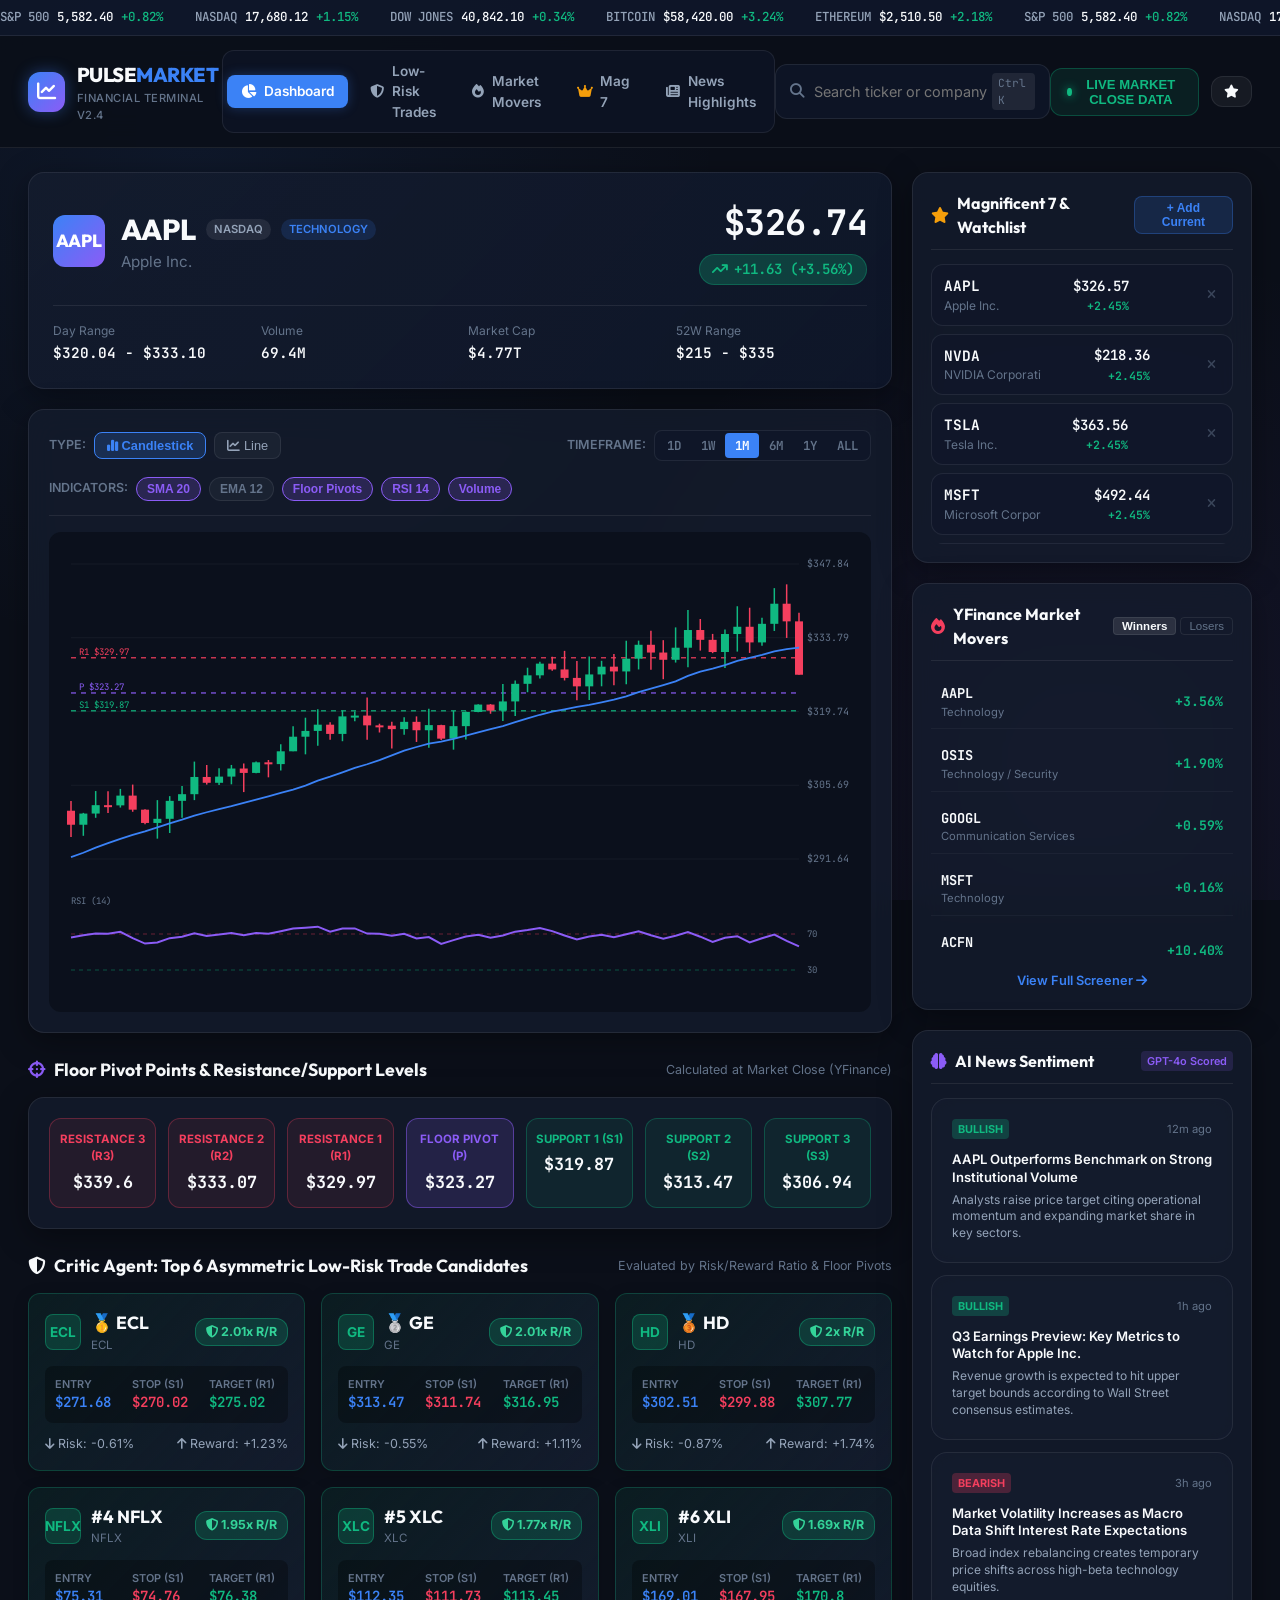
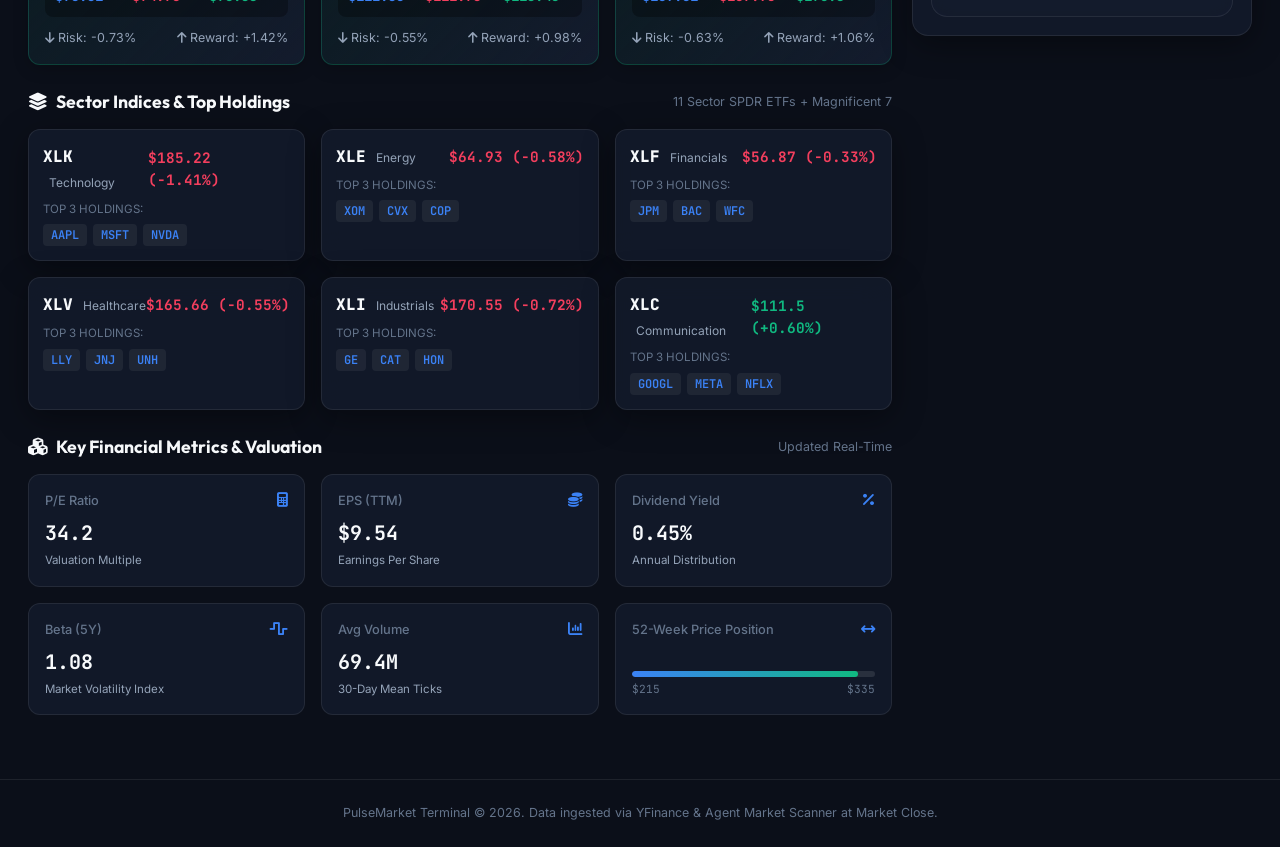
<file: my-apps/Stock_market_Analyzer/index.html>
<!DOCTYPE html>
<html lang="en">
<head>
    <meta charset="UTF-8">
    <meta name="viewport" content="width=device-width, initial-scale=1.0">
    <title>Stock Market Analyzer — Premium Financial Terminal</title>
    <meta name="description" content="Real-time stock market analysis, candlestick charting, technical indicators, financial fundamentals, and AI market sentiment.">
    <!-- Google Fonts -->
    <link rel="preconnect" href="https://fonts.googleapis.com">
    <link rel="preconnect" href="https://fonts.gstatic.com" crossorigin>
    <link href="https://fonts.googleapis.com/css2?family=Inter:wght@300;400;500;600;700&family=JetBrains+Mono:wght@400;500;600&family=Outfit:wght@500;600;700;800&display=swap" rel="stylesheet">
    <!-- Font Awesome -->
    <link rel="stylesheet" href="https://cdnjs.cloudflare.com/ajax/libs/font-awesome/6.4.0/css/all.min.css">
    <link rel="stylesheet" href="index.css">
</head>
<body>
    <!-- Top Market Ticker Ribbon -->
    <div class="ticker-ribbon" id="tickerRibbon">
        <div class="ticker-track" id="tickerTrack">
            <!-- Populated dynamically -->
        </div>
    </div>

    <!-- Navigation Header -->
    <header class="app-header">
        <div class="logo-container">
            <div class="logo-icon">
                <i class="fa-solid fa-chart-line"></i>
            </div>
            <div class="logo-text">
                <span class="brand-title">PULSE<span class="brand-highlight">MARKET</span></span>
                <span class="brand-subtitle">Financial Terminal v2.4</span>
            </div>
        </div>

        <!-- Navigation Links -->
        <nav class="nav-links">
            <a href="index.html" class="nav-link active"><i class="fa-solid fa-chart-pie"></i> Dashboard</a>
            <a href="trades.html" class="nav-link"><i class="fa-solid fa-shield-halved text-emerald"></i> Low-Risk Trades</a>
            <a href="movers.html" class="nav-link"><i class="fa-solid fa-fire"></i> Market Movers</a>
            <a href="mag7.html" class="nav-link"><i class="fa-solid fa-crown text-gold"></i> Mag 7</a>
            <a href="news.html" class="nav-link"><i class="fa-solid fa-newspaper text-cyan"></i> News Highlights</a>
        </nav>

        <div class="search-wrapper">
            <div class="search-input-box">
                <i class="fa-solid fa-magnifying-glass search-icon"></i>
                <input type="text" id="searchInput" placeholder="Search ticker or company (e.g. AAPL, NVDA, TSLA)..." autocomplete="off">
                <kbd class="search-shortcut">Ctrl K</kbd>
            </div>
            <div class="search-dropdown" id="searchDropdown"></div>
        </div>

        <div class="header-actions">
            <button class="action-btn live-status-badge">
                <span class="pulse-dot"></span>
                <span>LIVE MARKET CLOSE DATA</span>
            </button>
            <button class="action-btn icon-only" id="watchlistToggleBtn" title="Toggle Watchlist">
                <i class="fa-solid fa-star"></i>
            </button>
        </div>
    </header>

    <!-- Main Container -->
    <main class="main-container">
        <!-- Left Dashboard Column -->
        <section class="dashboard-primary">
            <!-- Stock Banner Hero -->
            <div class="stock-hero-card" id="stockHero">
                <div class="hero-header">
                    <div class="hero-identity">
                        <div class="hero-symbol-avatar" id="heroAvatar">AAPL</div>
                        <div>
                            <div class="hero-title-row">
                                <h1 class="hero-symbol" id="heroSymbol">AAPL</h1>
                                <span class="hero-badge" id="heroExchange">NASDAQ</span>
                                <span class="hero-badge sector" id="heroSector">Technology</span>
                            </div>
                            <div class="hero-company" id="heroCompany">Apple Inc.</div>
                        </div>
                    </div>
                    <div class="hero-pricing">
                        <div class="hero-price" id="heroPrice">$326.57</div>
                        <div class="hero-change-pill positive" id="heroChange">
                            <i class="fa-solid fa-arrow-trend-up"></i>
                            <span>+$11.24 (+3.56%)</span>
                        </div>
                    </div>
                </div>

                <div class="hero-quick-stats">
                    <div class="quick-stat">
                        <span class="qs-label">Day Range</span>
                        <span class="qs-val" id="heroDayRange">$316.57 - $326.68</span>
                    </div>
                    <div class="quick-stat">
                        <span class="qs-label">Volume</span>
                        <span class="qs-val" id="heroVolume">69.4M</span>
                    </div>
                    <div class="quick-stat">
                        <span class="qs-label">Market Cap</span>
                        <span class="qs-val" id="heroMarketCap">$4.77T</span>
                    </div>
                    <div class="quick-stat">
                        <span class="qs-label">52W Range</span>
                        <span class="qs-val" id="hero52W">$215.00 - $335.00</span>
                    </div>
                </div>
            </div>

            <!-- Chart Section Card -->
            <div class="card chart-card">
                <div class="chart-toolbar">
                    <div class="toolbar-group">
                        <span class="tb-label">Type:</span>
                        <button class="tb-btn active" data-chart-type="candlestick" id="btnCandlestick">
                            <i class="fa-solid fa-chart-simple"></i> Candlestick
                        </button>
                        <button class="tb-btn" data-chart-type="line" id="btnLine">
                            <i class="fa-solid fa-chart-line"></i> Line
                        </button>
                    </div>

                    <div class="toolbar-group">
                        <span class="tb-label">Timeframe:</span>
                        <div class="segmented-control" id="timeframeControl">
                            <button class="seg-btn" data-tf="1D">1D</button>
                            <button class="seg-btn" data-tf="1W">1W</button>
                            <button class="seg-btn active" data-tf="1M">1M</button>
                            <button class="seg-btn" data-tf="6M">6M</button>
                            <button class="seg-btn" data-tf="1Y">1Y</button>
                            <button class="seg-btn" data-tf="ALL">ALL</button>
                        </div>
                    </div>

                    <div class="toolbar-group">
                        <span class="tb-label">Indicators:</span>
                        <button class="indicator-chip active" data-indicator="sma" id="toggleSMA">SMA 20</button>
                        <button class="indicator-chip" data-indicator="ema" id="toggleEMA">EMA 12</button>
                        <button class="indicator-chip active" data-indicator="pivots" id="togglePivots">Floor Pivots</button>
                        <button class="indicator-chip active" data-indicator="rsi" id="toggleRSI">RSI 14</button>
                        <button class="indicator-chip active" data-indicator="volume" id="toggleVol">Volume</button>
                    </div>
                </div>

                <!-- Canvas Viewport -->
                <div class="canvas-wrapper">
                    <canvas id="mainChartCanvas"></canvas>
                    <canvas id="subChartCanvas"></canvas>
                    <div class="chart-crosshair-tooltip" id="chartTooltip"></div>
                </div>
            </div>

            <!-- Floor Pivot Points & Resistance / Support Levels -->
            <div class="section-title-row">
                <h2><i class="fa-solid fa-crosshairs text-purple"></i> Floor Pivot Points & Resistance/Support Levels</h2>
                <span class="subtitle">Calculated at Market Close (YFinance)</span>
            </div>
            <div class="card pivots-card" id="pivotsContainer" style="margin-bottom: 24px;">
                <!-- Dynamically populated -->
            </div>

            <!-- Critic Agent: Top 6 Asymmetric Low-Risk Trade Candidates -->
            <div class="section-title-row">
                <h2><i class="fa-solid fa-shield-halved text-emerald"></i> Critic Agent: Top 6 Asymmetric Low-Risk Trade Candidates</h2>
                <span class="subtitle">Evaluated by Risk/Reward Ratio & Floor Pivots</span>
            </div>
            <div class="low-risk-grid" id="lowRiskContainer" style="display: grid; grid-template-columns: repeat(3, 1fr); gap: 16px; margin-bottom: 24px;">
                <!-- Dynamically populated by app.js -->
            </div>

            <!-- Sector Indices & Top 3 Holdings Grid -->
            <div class="section-title-row">
                <h2><i class="fa-solid fa-layer-group text-blue"></i> Sector Indices & Top Holdings</h2>
                <span class="subtitle">11 Sector SPDR ETFs + Magnificent 7</span>
            </div>
            <div class="sectors-grid" id="sectorsGrid" style="display: grid; grid-template-columns: repeat(3, 1fr); gap: 16px; margin-bottom: 24px;">
                <!-- Dynamically populated -->
            </div>

            <!-- Fundamental Metrics Section -->
            <div class="section-title-row">
                <h2><i class="fa-solid fa-cubes"></i> Key Financial Metrics & Valuation</h2>
                <span class="subtitle">Updated Real-Time</span>
            </div>
            <div class="metrics-grid" id="metricsGrid">
                <!-- Dynamically populated -->
            </div>
        </section>

        <!-- Right Sidebar Column -->
        <aside class="dashboard-sidebar">
            <!-- Watchlist Card -->
            <div class="card sidebar-card">
                <div class="card-header">
                    <h3><i class="fa-solid fa-star text-gold"></i> Magnificent 7 & Watchlist</h3>
                    <button class="add-wl-btn" id="addToWatchlistBtn">+ Add Current</button>
                </div>
                <div class="watchlist-items" id="watchlistContainer">
                    <!-- Populated dynamically -->
                </div>
            </div>

            <!-- Market Top Movers (YFinance Screener) -->
            <div class="card sidebar-card">
                <div class="card-header">
                    <h3><i class="fa-solid fa-fire text-coral"></i> YFinance Market Movers</h3>
                    <div class="mover-tabs">
                        <button class="tab-btn active" id="tabWinners">Winners</button>
                        <button class="tab-btn" id="tabLosers">Losers</button>
                    </div>
                </div>
                <div class="movers-list" id="moversContainer">
                    <!-- Populated dynamically -->
                </div>
                <div style="margin-top: 12px; text-align: center;">
                    <a href="movers.html" style="font-size: 0.8rem; color: var(--accent-blue); text-decoration: none; font-weight: 600;">
                        View Full Screener <i class="fa-solid fa-arrow-right"></i>
                    </a>
                </div>
            </div>

            <!-- AI Sentiment & News Feed -->
            <div class="card sidebar-card">
                <div class="card-header">
                    <h3><i class="fa-solid fa-brain text-purple"></i> AI News Sentiment</h3>
                    <span class="ai-badge">GPT-4o Scored</span>
                </div>
                <div class="news-feed" id="newsContainer">
                    <!-- Populated dynamically -->
                </div>
            </div>
        </aside>
    </main>

    <!-- Footer -->
    <footer class="app-footer">
        <p>PulseMarket Terminal &copy; 2026. Data ingested via YFinance & Agent Market Scanner at Market Close.</p>
    </footer>

    <script src="app.js"></script>
</body>
</html>
</file>
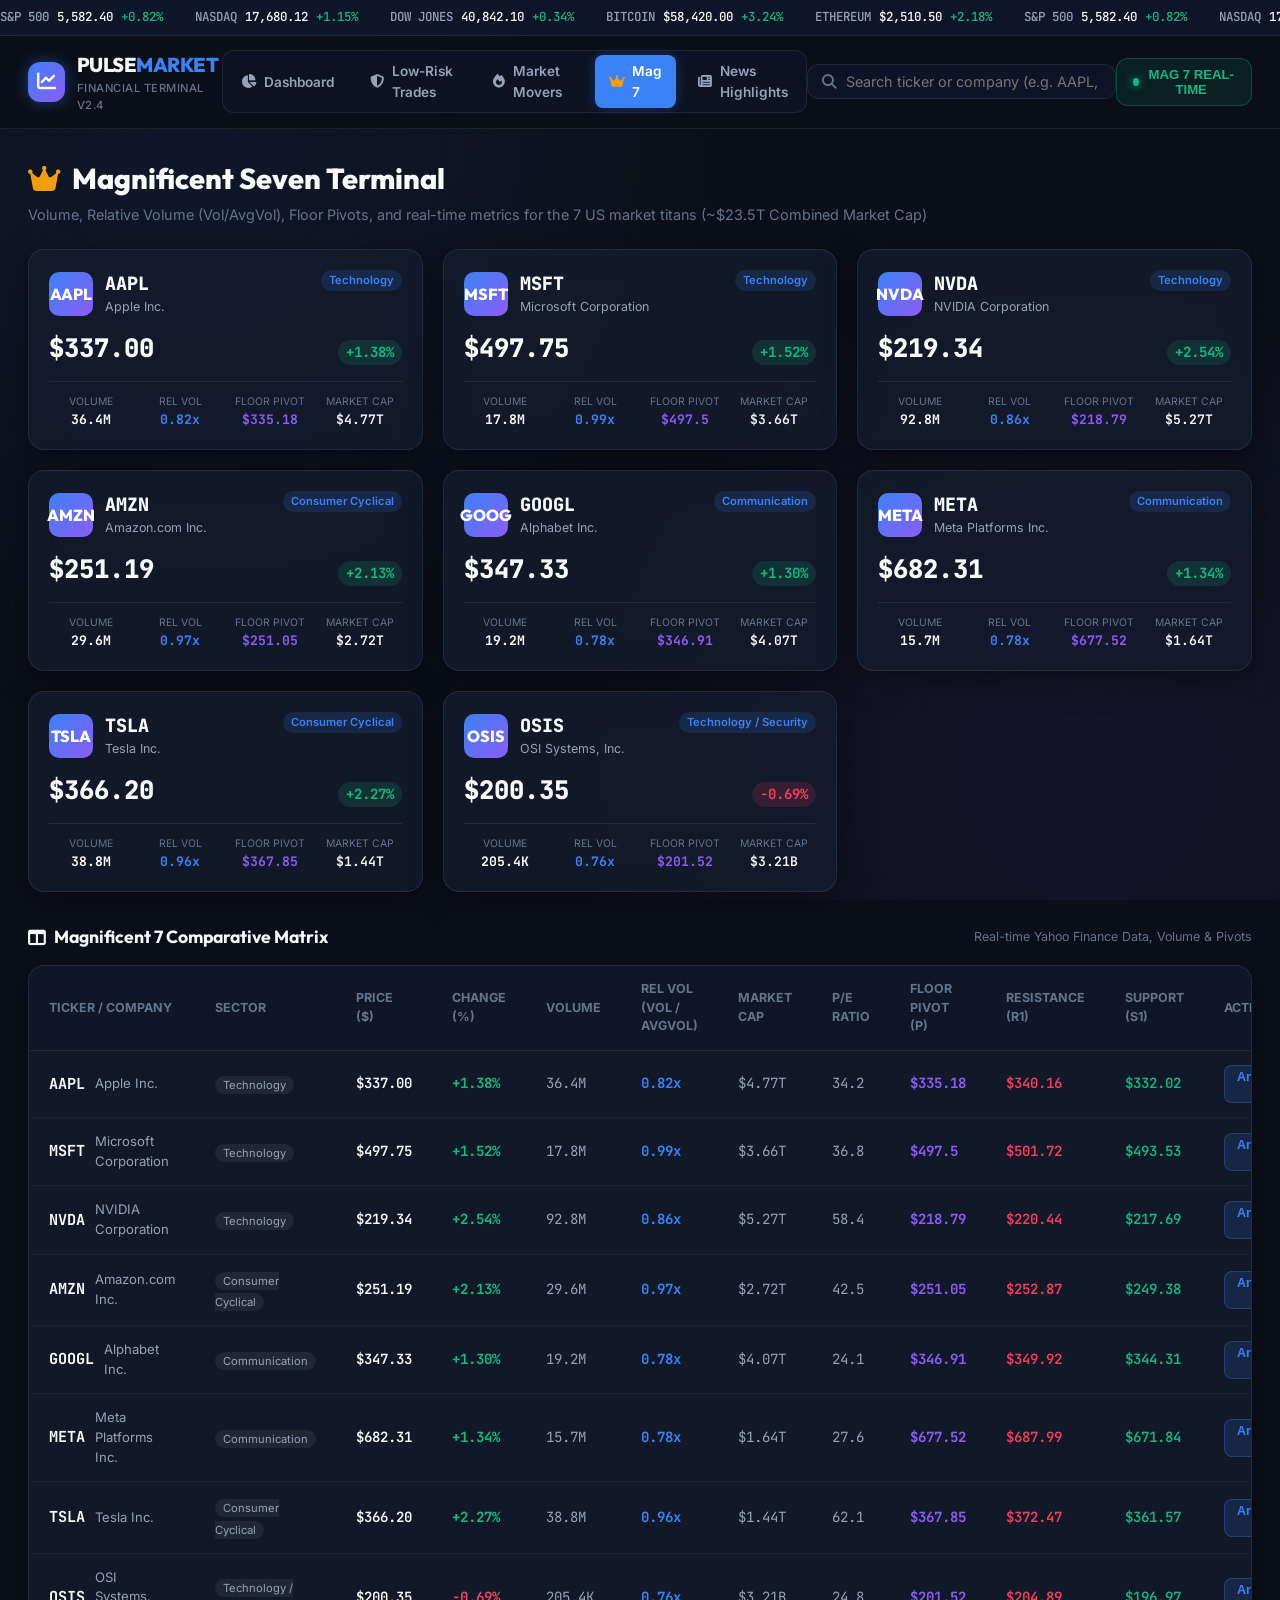
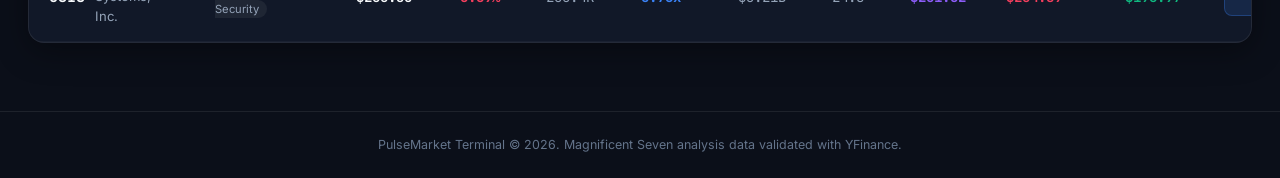
<file: my-apps/Stock_market_Analyzer/mag7.html>
<!DOCTYPE html>
<html lang="en">
<head>
    <meta charset="UTF-8">
    <meta name="viewport" content="width=device-width, initial-scale=1.0">
    <title>Magnificent Seven — Financial Terminal</title>
    <meta name="description" content="Dedicated analysis, real-time prices, Volume, Relative Volume, Floor Pivots, and technical metrics for the Magnificent Seven tech giants.">
    <!-- Google Fonts -->
    <link rel="preconnect" href="https://fonts.googleapis.com">
    <link rel="preconnect" href="https://fonts.gstatic.com" crossorigin>
    <link href="https://fonts.googleapis.com/css2?family=Inter:wght@300;400;500;600;700&family=JetBrains+Mono:wght@400;500;600&family=Outfit:wght@500;600;700;800&display=swap" rel="stylesheet">
    <!-- Font Awesome -->
    <link rel="stylesheet" href="https://cdnjs.cloudflare.com/ajax/libs/font-awesome/6.4.0/css/all.min.css">
    <link rel="stylesheet" href="index.css">
</head>
<body>
    <!-- Top Market Ticker Ribbon -->
    <div class="ticker-ribbon" id="tickerRibbon">
        <div class="ticker-track" id="tickerTrack">
            <!-- Populated dynamically -->
        </div>
    </div>

    <!-- Navigation Header -->
    <header class="app-header">
        <div class="logo-container">
            <div class="logo-icon">
                <i class="fa-solid fa-chart-line"></i>
            </div>
            <div class="logo-text">
                <span class="brand-title">PULSE<span class="brand-highlight">MARKET</span></span>
                <span class="brand-subtitle">Financial Terminal v2.4</span>
            </div>
        </div>

        <!-- Navigation Links -->
        <nav class="nav-links">
            <a href="index.html" class="nav-link"><i class="fa-solid fa-chart-pie"></i> Dashboard</a>
            <a href="trades.html" class="nav-link"><i class="fa-solid fa-shield-halved text-emerald"></i> Low-Risk Trades</a>
            <a href="movers.html" class="nav-link"><i class="fa-solid fa-fire"></i> Market Movers</a>
            <a href="mag7.html" class="nav-link active"><i class="fa-solid fa-crown text-gold"></i> Mag 7</a>
            <a href="news.html" class="nav-link"><i class="fa-solid fa-newspaper text-cyan"></i> News Highlights</a>
        </nav>

        <div class="search-wrapper">
            <div class="search-input-box">
                <i class="fa-solid fa-magnifying-glass search-icon"></i>
                <input type="text" id="searchInput" placeholder="Search ticker or company (e.g. AAPL, NVDA)..." autocomplete="off">
            </div>
            <div class="search-dropdown" id="searchDropdown"></div>
        </div>

        <div class="header-actions">
            <button class="action-btn live-status-badge">
                <span class="pulse-dot"></span>
                <span>MAG 7 REAL-TIME</span>
            </button>
        </div>
    </header>

    <!-- Main Container -->
    <main class="movers-page-container">
        <div class="page-header">
            <div class="page-title">
                <h1><i class="fa-solid fa-crown text-gold"></i> Magnificent Seven Terminal</h1>
                <p class="page-subtitle">Volume, Relative Volume (Vol/AvgVol), Floor Pivots, and real-time metrics for the 7 US market titans (~$23.5T Combined Market Cap)</p>
            </div>
        </div>

        <!-- Magnificent Seven Cards Grid -->
        <div class="mag7-grid" id="mag7CardsGrid" style="display: grid; grid-template-columns: repeat(3, 1fr); gap: 20px; margin-bottom: 32px;">
            <!-- Populated dynamically by mag7.js -->
        </div>

        <!-- Comparative Matrix Table Header -->
        <div class="section-title-row">
            <h2><i class="fa-solid fa-table-columns text-blue"></i> Magnificent 7 Comparative Matrix</h2>
            <span class="subtitle">Real-time Yahoo Finance Data, Volume & Pivots</span>
        </div>

        <!-- Table Viewport -->
        <div class="movers-table-wrapper">
            <table class="movers-table">
                <thead>
                    <tr>
                        <th>Ticker / Company</th>
                        <th>Sector</th>
                        <th>Price ($)</th>
                        <th>Change (%)</th>
                        <th>Volume</th>
                        <th>Rel Vol (Vol / AvgVol)</th>
                        <th>Market Cap</th>
                        <th>P/E Ratio</th>
                        <th>Floor Pivot (P)</th>
                        <th>Resistance (R1)</th>
                        <th>Support (S1)</th>
                        <th>Action</th>
                    </tr>
                </thead>
                <tbody id="mag7TableBody">
                    <!-- Populated dynamically by mag7.js -->
                </tbody>
            </table>
        </div>
    </main>

    <!-- Footer -->
    <footer class="app-footer">
        <p>PulseMarket Terminal &copy; 2026. Magnificent Seven analysis data validated with YFinance.</p>
    </footer>

    <script src="mag7.js"></script>
</body>
</html>
</file>
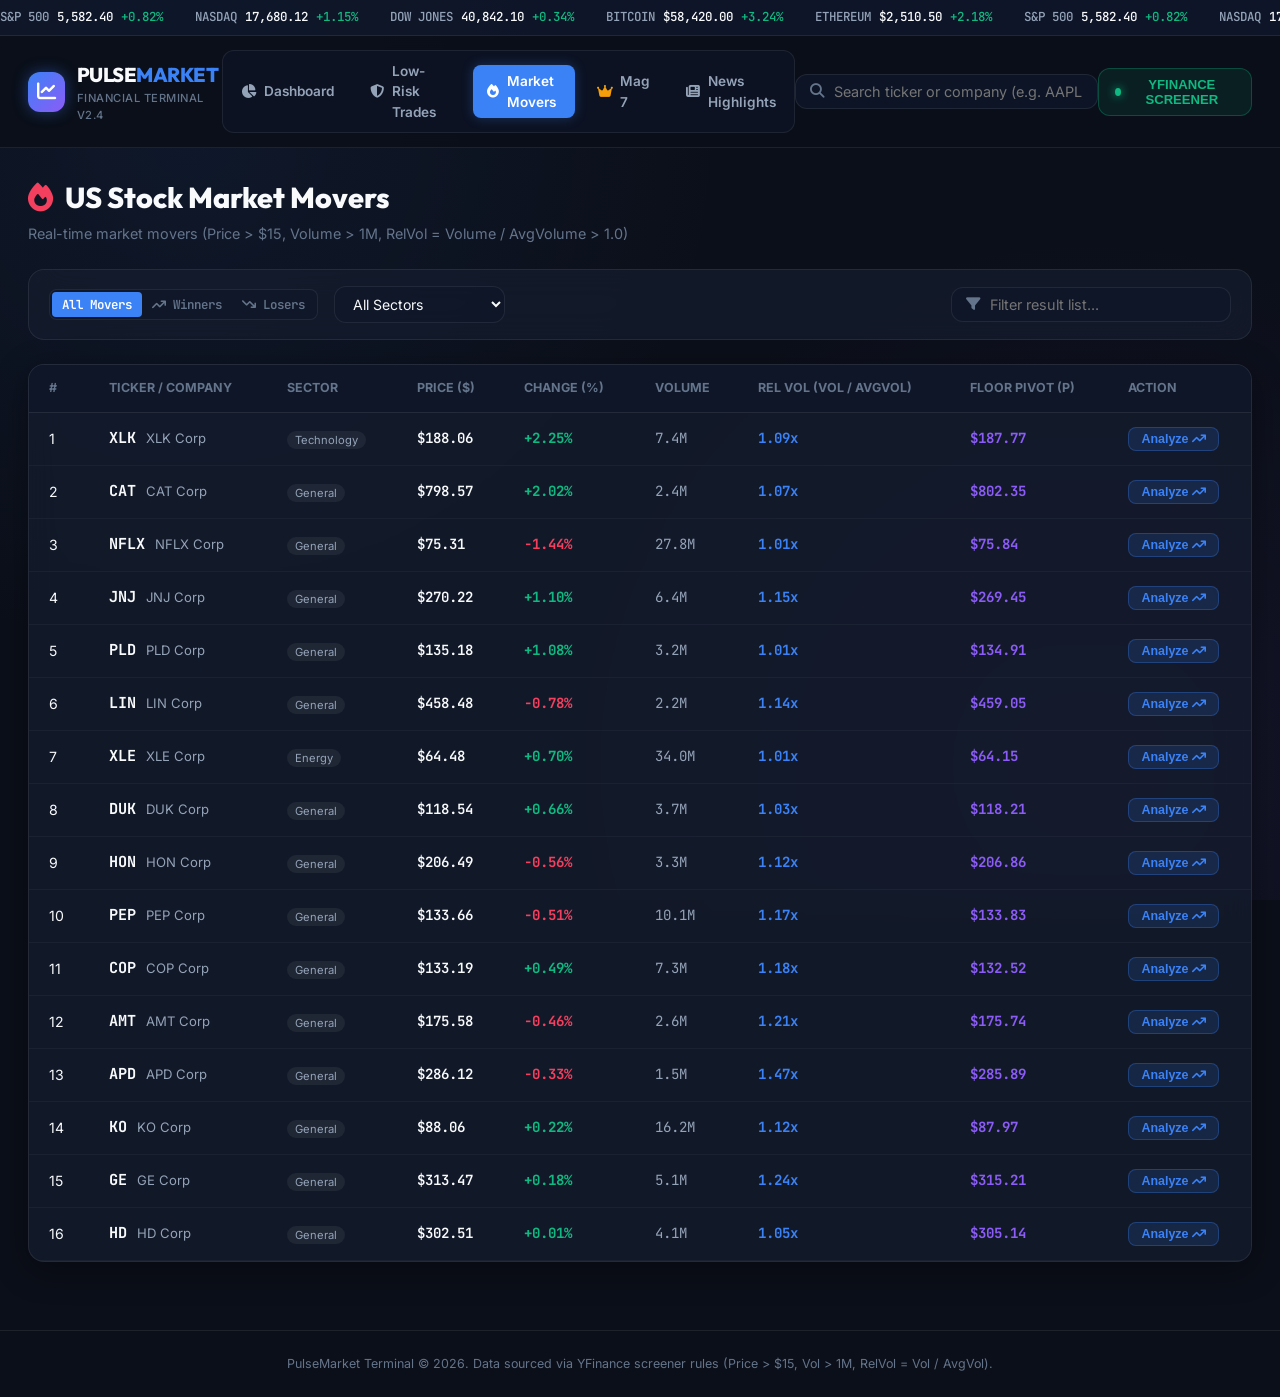
<file: my-apps/Stock_market_Analyzer/movers.html>
<!DOCTYPE html>
<html lang="en">
<head>
    <meta charset="UTF-8">
    <meta name="viewport" content="width=device-width, initial-scale=1.0">
    <title>US Market Movers — Winners & Losers Terminal</title>
    <meta name="description" content="Top US stock market winners and losers grouped by sector, price change, and relative volume.">
    <!-- Google Fonts -->
    <link rel="preconnect" href="https://fonts.googleapis.com">
    <link rel="preconnect" href="https://fonts.gstatic.com" crossorigin>
    <link href="https://fonts.googleapis.com/css2?family=Inter:wght@300;400;500;600;700&family=JetBrains+Mono:wght@400;500;600&family=Outfit:wght@500;600;700;800&display=swap" rel="stylesheet">
    <!-- Font Awesome -->
    <link rel="stylesheet" href="https://cdnjs.cloudflare.com/ajax/libs/font-awesome/6.4.0/css/all.min.css">
    <link rel="stylesheet" href="index.css">
</head>
<body>
    <!-- Top Market Ticker Ribbon -->
    <div class="ticker-ribbon" id="tickerRibbon">
        <div class="ticker-track" id="tickerTrack">
            <!-- Populated dynamically -->
        </div>
    </div>

    <!-- Navigation Header -->
    <header class="app-header">
        <div class="logo-container">
            <div class="logo-icon">
                <i class="fa-solid fa-chart-line"></i>
            </div>
            <div class="logo-text">
                <span class="brand-title">PULSE<span class="brand-highlight">MARKET</span></span>
                <span class="brand-subtitle">Financial Terminal v2.4</span>
            </div>
        </div>

        <!-- Navigation Links -->
        <nav class="nav-links">
            <a href="index.html" class="nav-link"><i class="fa-solid fa-chart-pie"></i> Dashboard</a>
            <a href="trades.html" class="nav-link"><i class="fa-solid fa-shield-halved text-emerald"></i> Low-Risk Trades</a>
            <a href="movers.html" class="nav-link active"><i class="fa-solid fa-fire"></i> Market Movers</a>
            <a href="mag7.html" class="nav-link"><i class="fa-solid fa-crown text-gold"></i> Mag 7</a>
            <a href="news.html" class="nav-link"><i class="fa-solid fa-newspaper text-cyan"></i> News Highlights</a>
        </nav>

        <div class="search-wrapper">
            <div class="search-input-box">
                <i class="fa-solid fa-magnifying-glass search-icon"></i>
                <input type="text" id="searchInput" placeholder="Search ticker or company (e.g. AAPL, NVDA)..." autocomplete="off">
            </div>
            <div class="search-dropdown" id="searchDropdown"></div>
        </div>

        <div class="header-actions">
            <button class="action-btn live-status-badge">
                <span class="pulse-dot"></span>
                <span>YFINANCE SCREENER</span>
            </button>
        </div>
    </header>

    <!-- Main Container -->
    <main class="movers-page-container">
        <div class="page-header">
            <div class="page-title">
                <h1><i class="fa-solid fa-fire text-coral"></i> US Stock Market Movers</h1>
                <p class="page-subtitle">Real-time market movers (Price > $15, Volume > 1M, RelVol = Volume / AvgVolume > 1.0)</p>
            </div>
        </div>

        <!-- Filter Controls Bar -->
        <div class="filter-bar">
            <div class="filter-controls">
                <div class="segmented-control" id="moverTypeControl">
                    <button class="seg-btn active" data-type="all">All Movers</button>
                    <button class="seg-btn" data-type="winners"><i class="fa-solid fa-arrow-trend-up text-green"></i> Winners</button>
                    <button class="seg-btn" data-type="losers"><i class="fa-solid fa-arrow-trend-down text-red"></i> Losers</button>
                </div>

                <select class="custom-select" id="sectorFilter">
                    <option value="ALL">All Sectors</option>
                    <option value="Technology">Technology</option>
                    <option value="Healthcare">Healthcare</option>
                    <option value="Industrials">Industrials</option>
                    <option value="Financials">Financials</option>
                    <option value="Basic Materials">Basic Materials</option>
                    <option value="Consumer Cyclical">Consumer Cyclical</option>
                    <option value="Energy">Energy</option>
                    <option value="Real Estate">Real Estate</option>
                    <option value="Utilities">Utilities</option>
                </select>
            </div>

            <div class="search-input-box" style="width: 280px;">
                <i class="fa-solid fa-filter search-icon"></i>
                <input type="text" id="moversTableFilter" placeholder="Filter result list...">
            </div>
        </div>

        <!-- Table Viewport -->
        <div class="movers-table-wrapper">
            <table class="movers-table">
                <thead>
                    <tr>
                        <th>#</th>
                        <th>Ticker / Company</th>
                        <th>Sector</th>
                        <th>Price ($)</th>
                        <th>Change (%)</th>
                        <th>Volume</th>
                        <th>Rel Vol (Vol / AvgVol)</th>
                        <th>Floor Pivot (P)</th>
                        <th>Action</th>
                    </tr>
                </thead>
                <tbody id="moversTableBody">
                    <!-- Populated dynamically by movers.js -->
                </tbody>
            </table>
        </div>
    </main>

    <!-- Footer -->
    <footer class="app-footer">
        <p>PulseMarket Terminal &copy; 2026. Data sourced via YFinance screener rules (Price > $15, Vol > 1M, RelVol = Vol / AvgVol).</p>
    </footer>

    <script src="movers.js"></script>
</body>
</html>
</file>
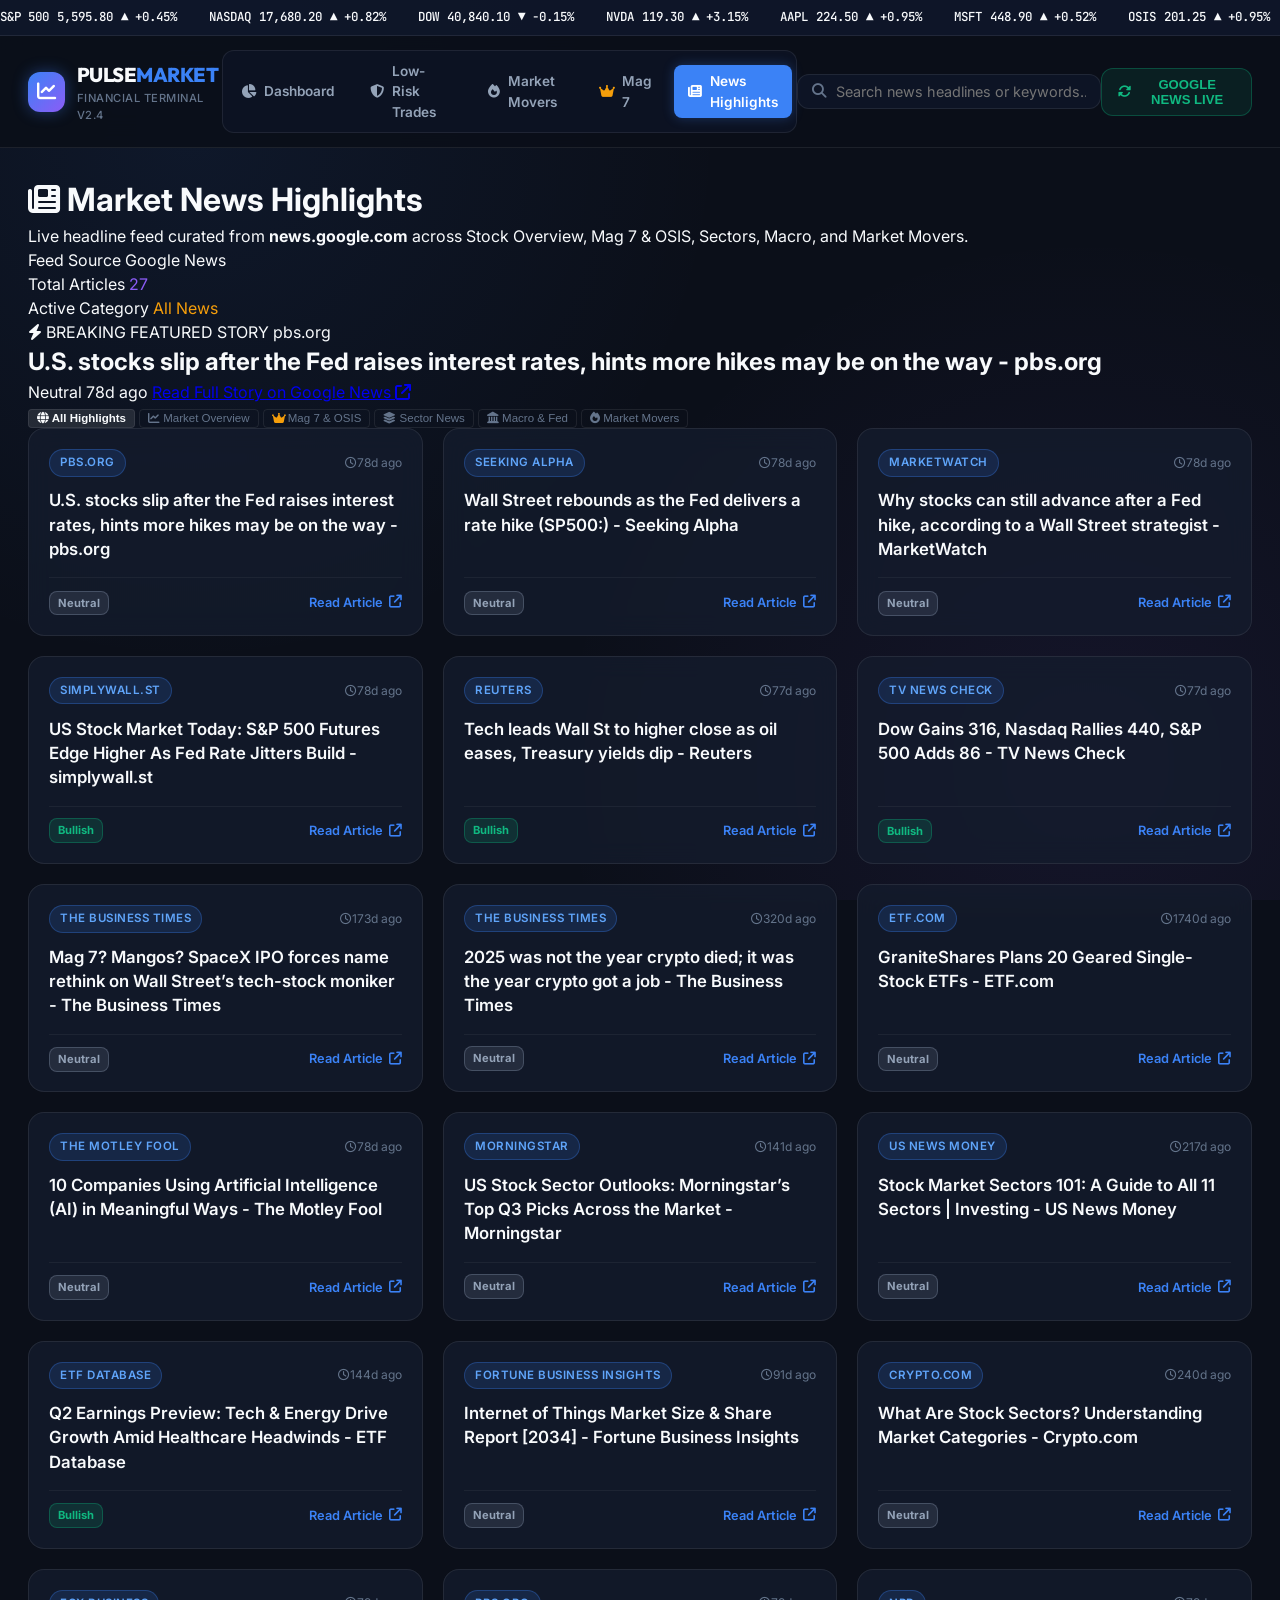
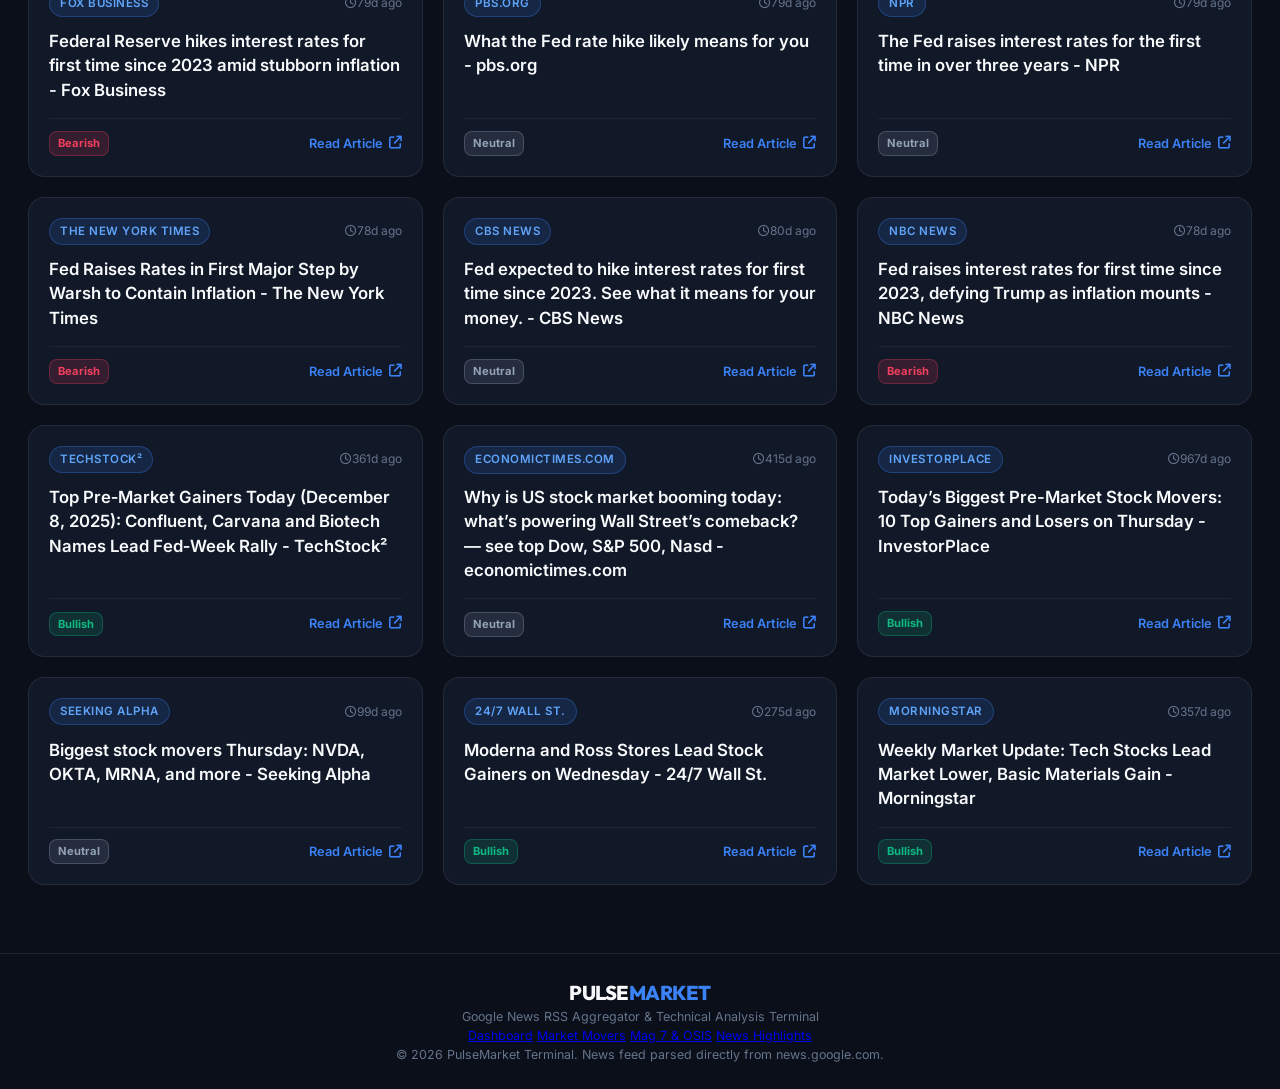
<file: my-apps/Stock_market_Analyzer/news.html>
<!DOCTYPE html>
<html lang="en">
<head>
    <meta charset="UTF-8">
    <meta name="viewport" content="width=device-width, initial-scale=1.0">
    <title>Market News Highlights — Financial Terminal</title>
    <meta name="description" content="Real-time financial news highlights from Google News (news.google.com) covering Stock Market Overview, Magnificent Seven & OSIS, Sector ETFs, Macroeconomics, and Top Movers.">
    <!-- Google Fonts -->
    <link rel="preconnect" href="https://fonts.googleapis.com">
    <link rel="preconnect" href="https://fonts.gstatic.com" crossorigin>
    <link href="https://fonts.googleapis.com/css2?family=Inter:wght@300;400;500;600;700&family=JetBrains+Mono:wght@400;500;600&family=Outfit:wght@500;600;700;800&display=swap" rel="stylesheet">
    <!-- Font Awesome -->
    <link rel="stylesheet" href="https://cdnjs.cloudflare.com/ajax/libs/font-awesome/6.4.0/css/all.min.css">
    <link rel="stylesheet" href="index.css">
</head>
<body>
    <!-- Top Market Ticker Ribbon -->
    <div class="ticker-ribbon" id="tickerRibbon">
        <div class="ticker-track" id="tickerTrack">
            <!-- Populated dynamically -->
        </div>
    </div>

    <!-- Navigation Header -->
    <header class="app-header">
        <div class="logo-container">
            <div class="logo-icon">
                <i class="fa-solid fa-chart-line"></i>
            </div>
            <div class="logo-text">
                <span class="brand-title">PULSE<span class="brand-highlight">MARKET</span></span>
                <span class="brand-subtitle">Financial Terminal v2.4</span>
            </div>
        </div>

        <!-- Navigation Links -->
        <nav class="nav-links">
            <a href="index.html" class="nav-link"><i class="fa-solid fa-chart-pie"></i> Dashboard</a>
            <a href="trades.html" class="nav-link"><i class="fa-solid fa-shield-halved text-emerald"></i> Low-Risk Trades</a>
            <a href="movers.html" class="nav-link"><i class="fa-solid fa-fire"></i> Market Movers</a>
            <a href="mag7.html" class="nav-link"><i class="fa-solid fa-crown text-gold"></i> Mag 7</a>
            <a href="news.html" class="nav-link active"><i class="fa-solid fa-newspaper text-cyan"></i> News Highlights</a>
        </nav>

        <div class="search-wrapper">
            <div class="search-input-box">
                <i class="fa-solid fa-magnifying-glass search-icon"></i>
                <input type="text" id="searchInput" placeholder="Search news headlines or keywords..." autocomplete="off">
            </div>
            <div class="search-dropdown" id="searchDropdown"></div>
        </div>

        <div class="header-actions">
            <button class="action-btn live-status-badge" id="refreshNewsBtn">
                <i class="fa-solid fa-rotate"></i>
                <span>GOOGLE NEWS LIVE</span>
            </button>
        </div>
    </header>

    <!-- Main Container -->
    <main class="movers-page-container">
        <!-- Banner Header -->
        <div class="movers-header-banner">
            <div class="banner-title-area">
                <h1><i class="fa-solid fa-newspaper text-cyan"></i> Market News Highlights</h1>
                <p class="banner-desc">Live headline feed curated from <strong class="text-cyan">news.google.com</strong> across Stock Overview, Mag 7 & OSIS, Sectors, Macro, and Market Movers.</p>
            </div>

            <!-- News Stat Counters -->
            <div class="banner-stats-grid">
                <div class="b-stat-card">
                    <span class="b-stat-label">Feed Source</span>
                    <span class="b-stat-val text-cyan" id="statSource">Google News</span>
                </div>
                <div class="b-stat-card">
                    <span class="b-stat-label">Total Articles</span>
                    <span class="b-stat-val text-purple" id="statTotalCount">--</span>
                </div>
                <div class="b-stat-card">
                    <span class="b-stat-label">Active Category</span>
                    <span class="b-stat-val text-gold" id="statActiveCat">All News</span>
                </div>
            </div>
        </div>

        <!-- Featured Top Story Banner -->
        <div class="glass-card mb-4 p-4" id="topStoryContainer" style="display: none;">
            <div class="d-flex align-items-center justify-content-between mb-2">
                <span class="badge badge-hot"><i class="fa-solid fa-bolt"></i> BREAKING FEATURED STORY</span>
                <span class="text-muted text-sm" id="topStorySource">--</span>
            </div>
            <h2 class="text-xl font-bold mb-2" id="topStoryTitle">Loading top news headline...</h2>
            <div class="d-flex align-items-center gap-3">
                <span class="badge badge-bullish" id="topStorySentiment">Bullish</span>
                <span class="text-muted text-xs" id="topStoryTime">Just now</span>
                <a href="#" target="_blank" rel="noopener" id="topStoryLink" class="btn btn-outline-primary btn-sm ml-auto">
                    Read Full Story on Google News <i class="fa-solid fa-arrow-up-right-from-square ms-1"></i>
                </a>
            </div>
        </div>

        <!-- Category Filter Tabs -->
        <div class="movers-filter-tabs mb-4" id="newsCategoryTabs">
            <button class="tab-btn active" data-category="All">
                <i class="fa-solid fa-globe"></i> All Highlights
            </button>
            <button class="tab-btn" data-category="Overview">
                <i class="fa-solid fa-chart-line"></i> Market Overview
            </button>
            <button class="tab-btn" data-category="Mag 7 & OSIS">
                <i class="fa-solid fa-crown text-gold"></i> Mag 7 & OSIS
            </button>
            <button class="tab-btn" data-category="Sectors">
                <i class="fa-solid fa-layer-group"></i> Sector News
            </button>
            <button class="tab-btn" data-category="Macro & Fed">
                <i class="fa-solid fa-landmark"></i> Macro & Fed
            </button>
            <button class="tab-btn" data-category="Movers">
                <i class="fa-solid fa-fire"></i> Market Movers
            </button>
        </div>

        <!-- News Cards Grid -->
        <div class="news-cards-grid" id="newsGrid">
            <!-- Dynamically populated -->
            <div class="loading-spinner-container">
                <i class="fa-solid fa-circle-notch fa-spin fa-2x text-cyan"></i>
                <p class="mt-2 text-muted">Fetching Google News RSS feeds...</p>
            </div>
        </div>
    </main>

    <!-- Footer -->
    <footer class="app-footer mt-5">
        <div class="footer-content">
            <div class="footer-brand">
                <span class="brand-title">PULSE<span class="brand-highlight">MARKET</span></span>
                <p>Google News RSS Aggregator & Technical Analysis Terminal</p>
            </div>
            <div class="footer-links">
                <a href="index.html">Dashboard</a>
                <a href="movers.html">Market Movers</a>
                <a href="mag7.html">Mag 7 & OSIS</a>
                <a href="news.html">News Highlights</a>
            </div>
        </div>
        <div class="footer-bottom">
            <p>&copy; 2026 PulseMarket Terminal. News feed parsed directly from news.google.com.</p>
        </div>
    </footer>

    <script src="news.js"></script>
</body>
</html>
</file>
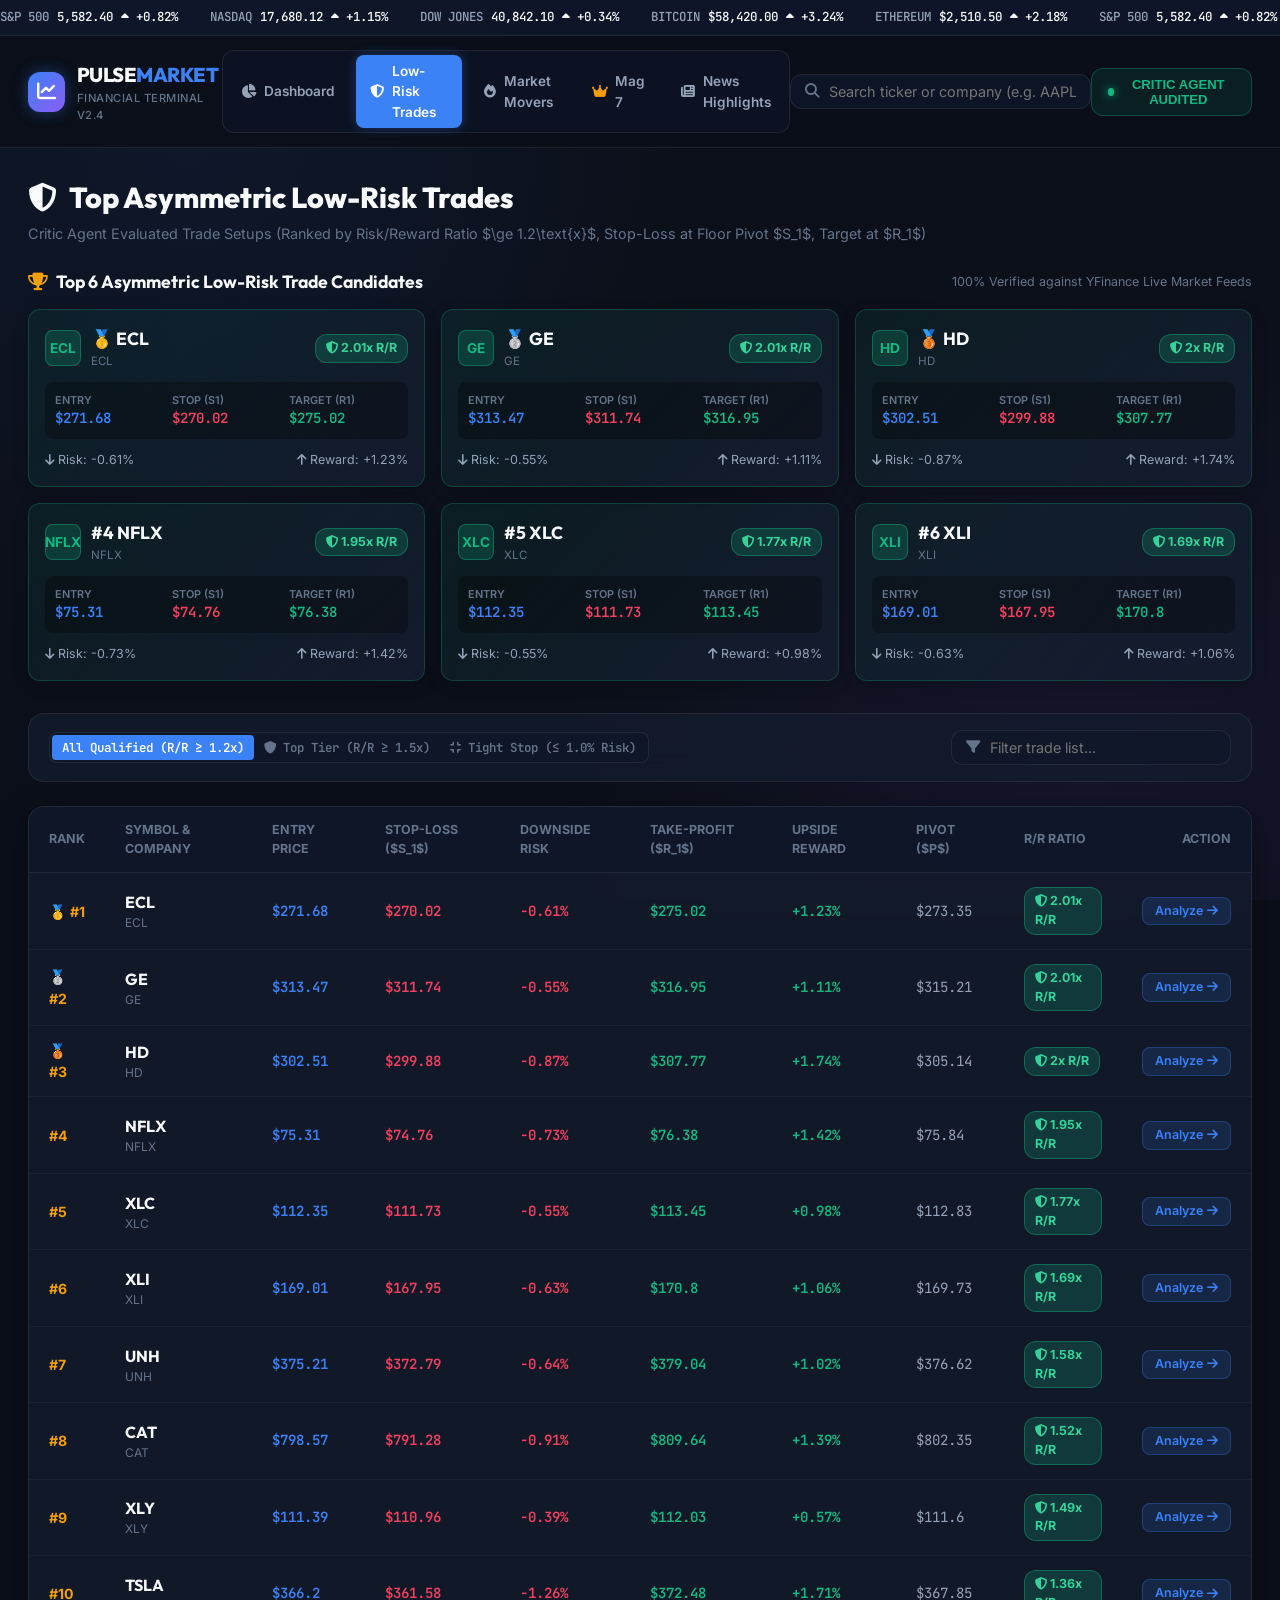
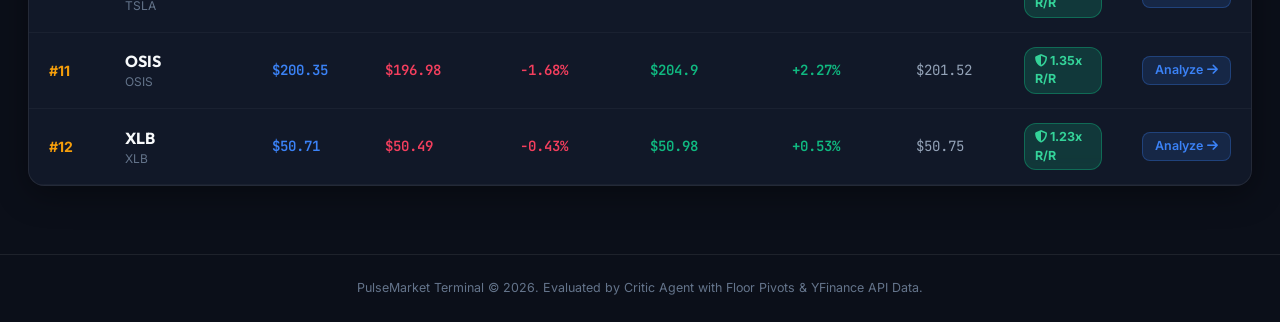
<file: my-apps/Stock_market_Analyzer/trades.html>
<!DOCTYPE html>
<html lang="en">
<head>
    <meta charset="UTF-8">
    <meta name="viewport" content="width=device-width, initial-scale=1.0">
    <title>Asymmetric Low-Risk Trades — Critic Agent Terminal</title>
    <meta name="description" content="Top 6 Asymmetric Low-Risk stock trades evaluated by Critic Agent using Floor Pivots, Risk/Reward Ratios, and YFinance API feeds.">
    <!-- Google Fonts -->
    <link rel="preconnect" href="https://fonts.googleapis.com">
    <link rel="preconnect" href="https://fonts.gstatic.com" crossorigin>
    <link href="https://fonts.googleapis.com/css2?family=Inter:wght@300;400;500;600;700&family=JetBrains+Mono:wght@400;500;600&family=Outfit:wght@500;600;700;800&display=swap" rel="stylesheet">
    <!-- Font Awesome -->
    <link rel="stylesheet" href="https://cdnjs.cloudflare.com/ajax/libs/font-awesome/6.4.0/css/all.min.css">
    <link rel="stylesheet" href="index.css">
</head>
<body>
    <!-- Top Market Ticker Ribbon -->
    <div class="ticker-ribbon" id="tickerRibbon">
        <div class="ticker-track" id="tickerTrack">
            <!-- Populated dynamically -->
        </div>
    </div>

    <!-- Navigation Header -->
    <header class="app-header">
        <div class="logo-container">
            <div class="logo-icon">
                <i class="fa-solid fa-chart-line"></i>
            </div>
            <div class="logo-text">
                <span class="brand-title">PULSE<span class="brand-highlight">MARKET</span></span>
                <span class="brand-subtitle">Financial Terminal v2.4</span>
            </div>
        </div>

        <!-- Navigation Links -->
        <nav class="nav-links">
            <a href="index.html" class="nav-link"><i class="fa-solid fa-chart-pie"></i> Dashboard</a>
            <a href="trades.html" class="nav-link active"><i class="fa-solid fa-shield-halved text-emerald"></i> Low-Risk Trades</a>
            <a href="movers.html" class="nav-link"><i class="fa-solid fa-fire"></i> Market Movers</a>
            <a href="mag7.html" class="nav-link"><i class="fa-solid fa-crown text-gold"></i> Mag 7</a>
            <a href="news.html" class="nav-link"><i class="fa-solid fa-newspaper text-cyan"></i> News Highlights</a>
        </nav>

        <div class="search-wrapper">
            <div class="search-input-box">
                <i class="fa-solid fa-magnifying-glass search-icon"></i>
                <input type="text" id="searchInput" placeholder="Search ticker or company (e.g. AAPL, NVDA)..." autocomplete="off">
            </div>
            <div class="search-dropdown" id="searchDropdown"></div>
        </div>

        <div class="header-actions">
            <button class="action-btn live-status-badge">
                <span class="pulse-dot"></span>
                <span>CRITIC AGENT AUDITED</span>
            </button>
        </div>
    </header>

    <!-- Main Container -->
    <main class="movers-page-container">
        <div class="page-header">
            <div class="page-title">
                <h1><i class="fa-solid fa-shield-halved text-emerald"></i> Top Asymmetric Low-Risk Trades</h1>
                <p class="page-subtitle">Critic Agent Evaluated Trade Setups (Ranked by Risk/Reward Ratio $\ge 1.2\text{x}$, Stop-Loss at Floor Pivot $S_1$, Target at $R_1$)</p>
            </div>
        </div>

        <!-- Top 6 Asymmetric Low-Risk Featured Cards Grid -->
        <div class="section-title-row">
            <h2><i class="fa-solid fa-trophy text-gold"></i> Top 6 Asymmetric Low-Risk Trade Candidates</h2>
            <span class="subtitle">100% Verified against YFinance Live Market Feeds</span>
        </div>
        <div class="low-risk-grid" id="top6TradeGrid" style="display: grid; grid-template-columns: repeat(3, 1fr); gap: 16px; margin-bottom: 32px;">
            <!-- Dynamically populated by trades.js -->
        </div>

        <!-- Filter Controls Bar for Full Table -->
        <div class="filter-bar">
            <div class="filter-controls">
                <div class="segmented-control" id="rrFilterControl">
                    <button class="seg-btn active" data-rr="all">All Qualified (R/R &ge; 1.2x)</button>
                    <button class="seg-btn" data-rr="high"><i class="fa-solid fa-shield text-green"></i> Top Tier (R/R &ge; 1.5x)</button>
                    <button class="seg-btn" data-rr="tight"><i class="fa-solid fa-compress text-blue"></i> Tight Stop (&le; 1.0% Risk)</button>
                </div>
            </div>

            <div class="search-input-box" style="width: 280px;">
                <i class="fa-solid fa-filter search-icon"></i>
                <input type="text" id="tradesTableFilter" placeholder="Filter trade list...">
            </div>
        </div>

        <!-- Ranked Low-Risk Table Viewport -->
        <div class="movers-table-wrapper">
            <table class="movers-table">
                <thead>
                    <tr>
                        <th style="width: 60px;">Rank</th>
                        <th>Symbol & Company</th>
                        <th>Entry Price</th>
                        <th>Stop-Loss ($S_1$)</th>
                        <th>Downside Risk</th>
                        <th>Take-Profit ($R_1$)</th>
                        <th>Upside Reward</th>
                        <th>Pivot ($P$)</th>
                        <th>R/R Ratio</th>
                        <th style="text-align: right;">Action</th>
                    </tr>
                </thead>
                <tbody id="tradesTableBody">
                    <!-- Dynamically populated by trades.js -->
                </tbody>
            </table>
        </div>
    </main>

    <!-- Footer -->
    <footer class="app-footer">
        <p>PulseMarket Terminal &copy; 2026. Evaluated by Critic Agent with Floor Pivots & YFinance API Data.</p>
    </footer>

    <script src="trades.js"></script>
</body>
</html>
</file>
<file: my-apps/Stock_market_Analyzer/index.css>
/* ==========================================================================
   Stock Market Analyzer — Premium Dark Glassmorphic Design System
   ========================================================================== */

:root {
    /* Color Palette */
    --bg-dark: #0b0f19;
    --bg-card: rgba(20, 28, 46, 0.75);
    --bg-card-hover: rgba(26, 36, 60, 0.85);
    --bg-header: rgba(11, 15, 25, 0.9);
    --border-card: rgba(255, 255, 255, 0.08);
    --border-highlight: rgba(59, 130, 246, 0.4);

    /* Text Colors */
    --text-primary: #f8fafc;
    --text-secondary: #94a3b8;
    --text-muted: #64748b;

    /* Financial Accents */
    --bullish-green: #10b981;
    --bullish-glow: rgba(16, 185, 129, 0.25);
    --bearish-red: #f43f5e;
    --bearish-glow: rgba(244, 63, 94, 0.25);
    --accent-blue: #3b82f6;
    --accent-purple: #8b5cf6;
    --accent-gold: #f59e0b;

    /* Typography */
    --font-sans: 'Inter', system-ui, -apple-system, sans-serif;
    --font-heading: 'Outfit', sans-serif;
    --font-mono: 'JetBrains Mono', monospace;

    /* Spacing & Borders */
    --radius-sm: 8px;
    --radius-md: 12px;
    --radius-lg: 16px;
    --radius-full: 9999px;
    --shadow-glass: 0 8px 32px 0 rgba(0, 0, 0, 0.37);
}

/* Reset & Box Sizing */
* {
    margin: 0;
    padding: 0;
    box-sizing: border-box;
}

body {
    font-family: var(--font-sans);
    background-color: var(--bg-dark);
    color: var(--text-primary);
    min-height: 100vh;
    overflow-x: hidden;
    line-height: 1.5;
    background-image: 
        radial-gradient(circle at 15% 15%, rgba(59, 130, 246, 0.08) 0%, transparent 40%),
        radial-gradient(circle at 85% 85%, rgba(139, 92, 246, 0.08) 0%, transparent 40%);
    background-attachment: fixed;
}

/* ==========================================================================
   Market Ticker Ribbon
   ========================================================================== */
.ticker-ribbon {
    background: rgba(15, 23, 42, 0.95);
    border-bottom: 1px solid var(--border-card);
    height: 36px;
    overflow: hidden;
    white-space: nowrap;
    display: flex;
    align-items: center;
    position: relative;
    z-index: 100;
}

.ticker-track {
    display: flex;
    gap: 32px;
    animation: tickerScroll 35s linear infinite;
}

.ticker-track:hover {
    animation-play-state: paused;
}

@keyframes tickerScroll {
    0% { transform: translateX(0); }
    100% { transform: translateX(-50%); }
}

.ticker-item {
    display: inline-flex;
    align-items: center;
    gap: 8px;
    font-size: 0.78rem;
    font-family: var(--font-mono);
    font-weight: 500;
}

.ticker-name { color: var(--text-secondary); }
.ticker-val { color: var(--text-primary); }
.ticker-chg.pos { color: var(--bullish-green); }
.ticker-chg.neg { color: var(--bearish-red); }

/* ==========================================================================
   Header Navbar & Navigation Links
   ========================================================================== */
.app-header {
    display: flex;
    align-items: center;
    justify-content: space-between;
    padding: 14px 28px;
    background: var(--bg-header);
    backdrop-filter: blur(16px);
    border-bottom: 1px solid var(--border-card);
    position: sticky;
    top: 0;
    z-index: 90;
}

.logo-container {
    display: flex;
    align-items: center;
    gap: 12px;
}

.logo-icon {
    width: 40px;
    height: 40px;
    border-radius: var(--radius-md);
    background: linear-gradient(135deg, var(--accent-blue), var(--accent-purple));
    display: flex;
    align-items: center;
    justify-content: center;
    font-size: 1.2rem;
    color: #fff;
    box-shadow: 0 0 15px rgba(59, 130, 246, 0.4);
}

.brand-title {
    font-family: var(--font-heading);
    font-weight: 800;
    font-size: 1.25rem;
    letter-spacing: -0.5px;
    color: var(--text-primary);
}

.brand-highlight {
    color: var(--accent-blue);
}

.brand-subtitle {
    display: block;
    font-size: 0.7rem;
    color: var(--text-muted);
    font-weight: 500;
    text-transform: uppercase;
    letter-spacing: 0.5px;
}

/* Nav Links */
.nav-links {
    display: flex;
    align-items: center;
    gap: 8px;
    background: rgba(15, 23, 42, 0.6);
    border: 1px solid var(--border-card);
    border-radius: var(--radius-md);
    padding: 4px;
}

.nav-link {
    color: var(--text-secondary);
    text-decoration: none;
    font-size: 0.85rem;
    font-weight: 600;
    padding: 6px 14px;
    border-radius: var(--radius-sm);
    display: flex;
    align-items: center;
    gap: 8px;
    transition: all 0.15s ease;
}

.nav-link:hover {
    color: var(--text-primary);
    background: rgba(255, 255, 255, 0.05);
}

.nav-link.active {
    background: var(--accent-blue);
    color: #fff;
    box-shadow: 0 0 12px rgba(59, 130, 246, 0.3);
}

/* Search Box */
.search-wrapper {
    position: relative;
    width: 380px;
}

.search-input-box {
    display: flex;
    align-items: center;
    background: rgba(15, 23, 42, 0.8);
    border: 1px solid var(--border-card);
    border-radius: var(--radius-md);
    padding: 8px 14px;
    transition: all 0.2s ease;
}

.search-input-box:focus-within {
    border-color: var(--accent-blue);
    box-shadow: 0 0 0 3px rgba(59, 130, 246, 0.2);
}

.search-icon {
    color: var(--text-muted);
    margin-right: 10px;
    font-size: 0.9rem;
}

.search-input-box input {
    background: none;
    border: none;
    outline: none;
    color: var(--text-primary);
    font-size: 0.9rem;
    width: 100%;
    font-family: var(--font-sans);
}

.search-shortcut {
    background: rgba(255, 255, 255, 0.08);
    color: var(--text-muted);
    font-size: 0.7rem;
    padding: 2px 6px;
    border-radius: 4px;
    font-family: var(--font-mono);
}

.search-dropdown {
    position: absolute;
    top: calc(100% + 6px);
    left: 0;
    right: 0;
    background: rgba(15, 23, 42, 0.95);
    border: 1px solid var(--border-card);
    border-radius: var(--radius-md);
    backdrop-filter: blur(20px);
    box-shadow: var(--shadow-glass);
    max-height: 320px;
    overflow-y: auto;
    display: none;
    z-index: 200;
}

.search-dropdown.active {
    display: block;
}

.dropdown-item {
    display: flex;
    align-items: center;
    justify-content: space-between;
    padding: 10px 14px;
    cursor: pointer;
    border-bottom: 1px solid rgba(255, 255, 255, 0.04);
    transition: background 0.15s;
}

.dropdown-item:hover {
    background: rgba(59, 130, 246, 0.15);
}

.dd-ticker {
    font-family: var(--font-mono);
    font-weight: 700;
    color: var(--text-primary);
}

.dd-name {
    font-size: 0.82rem;
    color: var(--text-muted);
    margin-left: 8px;
}

.dd-price {
    font-family: var(--font-mono);
    font-size: 0.85rem;
    font-weight: 600;
}

/* Header Actions */
.header-actions {
    display: flex;
    align-items: center;
    gap: 12px;
}

.action-btn {
    background: rgba(255, 255, 255, 0.05);
    border: 1px solid var(--border-card);
    color: var(--text-primary);
    padding: 8px 16px;
    border-radius: var(--radius-md);
    cursor: pointer;
    font-size: 0.82rem;
    font-weight: 600;
    display: flex;
    align-items: center;
    gap: 8px;
    transition: all 0.2s;
}

.action-btn:hover {
    background: rgba(255, 255, 255, 0.1);
}

.action-btn.icon-only {
    padding: 8px 12px;
}

.live-status-badge {
    border-color: rgba(16, 185, 129, 0.3);
    background: rgba(16, 185, 129, 0.1);
    color: var(--bullish-green);
}

.pulse-dot {
    width: 8px;
    height: 8px;
    background-color: var(--bullish-green);
    border-radius: 50%;
    box-shadow: 0 0 10px var(--bullish-green);
    animation: pulseGlow 1.5s infinite;
}

@keyframes pulseGlow {
    0%, 100% { transform: scale(1); opacity: 1; }
    50% { transform: scale(1.3); opacity: 0.5; }
}

/* ==========================================================================
   Pivots Grid Styling
   ========================================================================== */
.pivots-grid {
    display: grid;
    grid-template-columns: repeat(7, 1fr);
    gap: 12px;
    text-align: center;
}

.pivot-cell {
    background: rgba(15, 23, 42, 0.6);
    border: 1px solid var(--border-card);
    border-radius: var(--radius-md);
    padding: 12px 8px;
}

.pivot-cell.res {
    border-color: rgba(244, 63, 94, 0.3);
    background: rgba(244, 63, 94, 0.08);
}

.pivot-cell.main-p {
    border-color: rgba(139, 92, 246, 0.5);
    background: rgba(139, 92, 246, 0.15);
}

.pivot-cell.sup {
    border-color: rgba(16, 185, 129, 0.3);
    background: rgba(16, 185, 129, 0.08);
}

.pivot-lbl {
    font-size: 0.72rem;
    font-weight: 700;
    text-transform: uppercase;
    color: var(--text-muted);
    margin-bottom: 4px;
}

.pivot-cell.res .pivot-lbl { color: var(--bearish-red); }
.pivot-cell.main-p .pivot-lbl { color: var(--accent-purple); }
.pivot-cell.sup .pivot-lbl { color: var(--bullish-green); }

.pivot-val {
    font-family: var(--font-mono);
    font-size: 1.05rem;
    font-weight: 700;
    color: var(--text-primary);
}

/* Main Grid & Movers Page Layout */
.main-container {
    display: grid;
    grid-template-columns: 1fr 340px;
    gap: 20px;
    padding: 24px 28px;
    max-width: 1680px;
    margin: 0 auto;
}

.movers-page-container {
    padding: 28px;
    max-width: 1680px;
    margin: 0 auto;
}

.page-header {
    display: flex;
    align-items: center;
    justify-content: space-between;
    margin-bottom: 24px;
}

.page-title h1 {
    font-family: var(--font-heading);
    font-size: 1.8rem;
    font-weight: 800;
    display: flex;
    align-items: center;
    gap: 12px;
}

.page-subtitle {
    color: var(--text-muted);
    font-size: 0.9rem;
    margin-top: 4px;
}

.filter-bar {
    display: flex;
    align-items: center;
    justify-content: space-between;
    background: var(--bg-card);
    border: 1px solid var(--border-card);
    border-radius: var(--radius-lg);
    padding: 16px 20px;
    margin-bottom: 24px;
    flex-wrap: wrap;
    gap: 16px;
    backdrop-filter: blur(16px);
}

.filter-controls {
    display: flex;
    align-items: center;
    gap: 16px;
}

.custom-select {
    background: rgba(15, 23, 42, 0.8);
    border: 1px solid var(--border-card);
    color: var(--text-primary);
    padding: 8px 14px;
    border-radius: var(--radius-md);
    font-size: 0.88rem;
    outline: none;
    font-family: var(--font-sans);
    cursor: pointer;
}

.custom-select:focus {
    border-color: var(--accent-blue);
}

/* Movers Full Data Table */
.movers-table-wrapper {
    background: var(--bg-card);
    border: 1px solid var(--border-card);
    border-radius: var(--radius-lg);
    overflow: hidden;
    backdrop-filter: blur(16px);
    box-shadow: var(--shadow-glass);
}

.movers-table {
    width: 100%;
    border-collapse: collapse;
    text-align: left;
}

.movers-table th {
    background: rgba(15, 23, 42, 0.9);
    color: var(--text-muted);
    font-size: 0.78rem;
    font-weight: 700;
    text-transform: uppercase;
    padding: 14px 20px;
    border-bottom: 1px solid var(--border-card);
}

.movers-table td {
    padding: 14px 20px;
    font-size: 0.88rem;
    border-bottom: 1px solid rgba(255, 255, 255, 0.04);
}

.movers-table tbody tr {
    transition: background 0.15s ease;
    cursor: pointer;
}

.movers-table tbody tr:hover {
    background: rgba(59, 130, 246, 0.1);
}

.ticker-cell {
    display: flex;
    align-items: center;
    gap: 10px;
}

.symbol-tag {
    font-family: var(--font-mono);
    font-weight: 700;
    font-size: 0.95rem;
    color: var(--text-primary);
}

.badge-sector {
    font-size: 0.7rem;
    background: rgba(255, 255, 255, 0.06);
    color: var(--text-secondary);
    padding: 2px 8px;
    border-radius: var(--radius-full);
}

.price-cell {
    font-family: var(--font-mono);
    font-weight: 600;
}

.change-cell {
    font-family: var(--font-mono);
    font-weight: 700;
}

.change-cell.positive { color: var(--bullish-green); }
.change-cell.negative { color: var(--bearish-red); }

.vol-cell {
    font-family: var(--font-mono);
    color: var(--text-secondary);
}

.btn-analyze {
    background: rgba(59, 130, 246, 0.15);
    border: 1px solid rgba(59, 130, 246, 0.3);
    color: var(--accent-blue);
    padding: 4px 12px;
    border-radius: var(--radius-sm);
    font-size: 0.78rem;
    font-weight: 600;
    cursor: pointer;
    transition: all 0.15s;
}

.btn-analyze:hover {
    background: var(--accent-blue);
    color: #fff;
}

/* Cards Base */
.card {
    background: var(--bg-card);
    border: 1px solid var(--border-card);
    border-radius: var(--radius-lg);
    backdrop-filter: blur(16px);
    box-shadow: var(--shadow-glass);
    padding: 20px;
}

/* Stock Hero Card */
.stock-hero-card {
    background: linear-gradient(135deg, rgba(20, 28, 46, 0.85), rgba(15, 23, 42, 0.95));
    border: 1px solid var(--border-card);
    border-radius: var(--radius-lg);
    padding: 24px;
    margin-bottom: 20px;
    box-shadow: var(--shadow-glass);
}

.hero-header {
    display: flex;
    align-items: center;
    justify-content: space-between;
    margin-bottom: 20px;
}

.hero-identity {
    display: flex;
    align-items: center;
    gap: 16px;
}

.hero-symbol-avatar {
    width: 52px;
    height: 52px;
    border-radius: var(--radius-md);
    background: linear-gradient(135deg, var(--accent-blue), var(--accent-purple));
    display: flex;
    align-items: center;
    justify-content: center;
    font-family: var(--font-heading);
    font-weight: 800;
    font-size: 1.1rem;
    color: #fff;
}

.hero-title-row {
    display: flex;
    align-items: center;
    gap: 10px;
}

.hero-symbol {
    font-family: var(--font-heading);
    font-size: 1.8rem;
    font-weight: 800;
}

.hero-badge {
    font-size: 0.7rem;
    padding: 2px 8px;
    border-radius: var(--radius-full);
    background: rgba(255, 255, 255, 0.08);
    color: var(--text-secondary);
    font-weight: 600;
    text-transform: uppercase;
}

.hero-badge.sector {
    background: rgba(59, 130, 246, 0.15);
    color: var(--accent-blue);
}

.hero-company {
    color: var(--text-muted);
    font-size: 0.95rem;
}

.hero-pricing {
    text-align: right;
}

.hero-price {
    font-family: var(--font-mono);
    font-size: 2.2rem;
    font-weight: 700;
    letter-spacing: -0.5px;
}

.hero-change-pill {
    display: inline-flex;
    align-items: center;
    gap: 6px;
    padding: 4px 12px;
    border-radius: var(--radius-full);
    font-family: var(--font-mono);
    font-size: 0.88rem;
    font-weight: 600;
    margin-top: 4px;
}

.hero-change-pill.positive {
    background: var(--bullish-glow);
    color: var(--bullish-green);
    border: 1px solid rgba(16, 185, 129, 0.3);
}

.hero-change-pill.negative {
    background: var(--bearish-glow);
    color: var(--bearish-red);
    border: 1px solid rgba(244, 63, 94, 0.3);
}

.hero-quick-stats {
    display: grid;
    grid-template-columns: repeat(4, 1fr);
    gap: 16px;
    padding-top: 16px;
    border-top: 1px solid var(--border-card);
}

.quick-stat {
    display: flex;
    flex-direction: column;
}

.qs-label {
    font-size: 0.75rem;
    color: var(--text-muted);
    margin-bottom: 2px;
}

.qs-val {
    font-family: var(--font-mono);
    font-weight: 600;
    font-size: 0.9rem;
}

/* Chart Section Card & Canvas */
.chart-card {
    padding: 20px;
    margin-bottom: 24px;
}

.chart-toolbar {
    display: flex;
    align-items: center;
    justify-content: space-between;
    flex-wrap: wrap;
    gap: 16px;
    margin-bottom: 16px;
    padding-bottom: 14px;
    border-bottom: 1px solid var(--border-card);
}

.toolbar-group {
    display: flex;
    align-items: center;
    gap: 8px;
}

.tb-label {
    font-size: 0.78rem;
    color: var(--text-muted);
    font-weight: 600;
    text-transform: uppercase;
}

.tb-btn {
    background: rgba(255, 255, 255, 0.04);
    border: 1px solid var(--border-card);
    color: var(--text-secondary);
    padding: 5px 12px;
    border-radius: var(--radius-sm);
    cursor: pointer;
    font-size: 0.8rem;
    font-weight: 500;
    transition: all 0.15s;
}

.tb-btn:hover {
    background: rgba(255, 255, 255, 0.08);
    color: var(--text-primary);
}

.tb-btn.active {
    background: rgba(59, 130, 246, 0.2);
    border-color: var(--accent-blue);
    color: var(--accent-blue);
    font-weight: 600;
}

.segmented-control {
    display: flex;
    background: rgba(15, 23, 42, 0.8);
    border: 1px solid var(--border-card);
    border-radius: var(--radius-sm);
    padding: 2px;
}

.seg-btn {
    background: none;
    border: none;
    color: var(--text-muted);
    padding: 4px 10px;
    border-radius: 4px;
    cursor: pointer;
    font-size: 0.78rem;
    font-weight: 600;
    font-family: var(--font-mono);
    transition: all 0.15s;
}

.seg-btn:hover { color: var(--text-primary); }

.seg-btn.active {
    background: var(--accent-blue);
    color: #fff;
}

.indicator-chip {
    background: rgba(255, 255, 255, 0.04);
    border: 1px solid var(--border-card);
    color: var(--text-muted);
    padding: 4px 10px;
    border-radius: var(--radius-full);
    cursor: pointer;
    font-size: 0.75rem;
    font-weight: 600;
    transition: all 0.15s;
}

.indicator-chip.active {
    background: rgba(139, 92, 246, 0.2);
    border-color: var(--accent-purple);
    color: var(--accent-purple);
}

.canvas-wrapper {
    position: relative;
    width: 100%;
    height: 480px;
    display: flex;
    flex-direction: column;
    gap: 8px;
    background: rgba(11, 15, 25, 0.8);
    border-radius: var(--radius-md);
    padding: 12px;
}

#mainChartCanvas {
    width: 100%;
    height: 340px;
}

#subChartCanvas {
    width: 100%;
    height: 120px;
}

.chart-crosshair-tooltip {
    position: absolute;
    display: none;
    background: rgba(15, 23, 42, 0.95);
    border: 1px solid var(--border-card);
    border-radius: var(--radius-sm);
    padding: 8px 12px;
    font-size: 0.75rem;
    font-family: var(--font-mono);
    box-shadow: 0 4px 16px rgba(0, 0, 0, 0.5);
    pointer-events: none;
    z-index: 50;
}

.section-title-row {
    display: flex;
    align-items: center;
    justify-content: space-between;
    margin-bottom: 14px;
}

.section-title-row h2 {
    font-family: var(--font-heading);
    font-size: 1.1rem;
    font-weight: 700;
    display: flex;
    align-items: center;
    gap: 8px;
}

.section-title-row .subtitle {
    font-size: 0.78rem;
    color: var(--text-muted);
}

.metrics-grid {
    display: grid;
    grid-template-columns: repeat(3, 1fr);
    gap: 16px;
}

.metric-card {
    background: var(--bg-card);
    border: 1px solid var(--border-card);
    border-radius: var(--radius-md);
    padding: 16px;
    display: flex;
    flex-direction: column;
    justify-content: space-between;
    transition: transform 0.2s, border-color 0.2s;
}

.metric-card:hover {
    transform: translateY(-2px);
    border-color: var(--border-highlight);
}

.metric-header {
    display: flex;
    align-items: center;
    justify-content: space-between;
    margin-bottom: 8px;
}

.metric-label {
    font-size: 0.8rem;
    color: var(--text-muted);
    font-weight: 500;
}

.metric-icon {
    color: var(--accent-blue);
    font-size: 0.9rem;
}

.metric-value {
    font-family: var(--font-mono);
    font-size: 1.25rem;
    font-weight: 700;
    color: var(--text-primary);
}

.metric-sub {
    font-size: 0.72rem;
    color: var(--text-secondary);
    margin-top: 4px;
}

.range-bar-container {
    margin-top: 8px;
}

.range-bar-track {
    height: 6px;
    background: rgba(255, 255, 255, 0.1);
    border-radius: 3px;
    position: relative;
    overflow: hidden;
}

.range-bar-fill {
    height: 100%;
    background: linear-gradient(90deg, var(--accent-blue), var(--bullish-green));
    border-radius: 3px;
}

.range-bar-labels {
    display: flex;
    justify-content: space-between;
    font-size: 0.7rem;
    color: var(--text-muted);
    font-family: var(--font-mono);
    margin-top: 4px;
}

.sidebar-card {
    padding: 18px;
    margin-bottom: 20px;
}

.card-header {
    display: flex;
    align-items: center;
    justify-content: space-between;
    margin-bottom: 14px;
    padding-bottom: 10px;
    border-bottom: 1px solid var(--border-card);
}

.card-header h3 {
    font-family: var(--font-heading);
    font-size: 1rem;
    font-weight: 700;
    display: flex;
    align-items: center;
    gap: 8px;
}

.text-gold { color: var(--accent-gold); }
.text-coral { color: var(--bearish-red); }
.text-purple { color: var(--accent-purple); }

.add-wl-btn {
    background: rgba(59, 130, 246, 0.15);
    border: 1px solid rgba(59, 130, 246, 0.3);
    color: var(--accent-blue);
    font-size: 0.75rem;
    font-weight: 600;
    padding: 4px 10px;
    border-radius: var(--radius-sm);
    cursor: pointer;
    transition: all 0.15s;
}

.add-wl-btn:hover {
    background: var(--accent-blue);
    color: #fff;
}

.watchlist-items {
    display: flex;
    flex-direction: column;
    gap: 8px;
    max-height: 280px;
    overflow-y: auto;
}

.wl-item {
    display: flex;
    align-items: center;
    justify-content: space-between;
    padding: 10px 12px;
    background: rgba(15, 23, 42, 0.6);
    border: 1px solid var(--border-card);
    border-radius: var(--radius-md);
    cursor: pointer;
    transition: all 0.15s;
}

.wl-item:hover {
    background: rgba(255, 255, 255, 0.05);
    border-color: var(--border-highlight);
}

.wl-symbol {
    font-family: var(--font-mono);
    font-weight: 700;
    font-size: 0.9rem;
}

.wl-name {
    font-size: 0.75rem;
    color: var(--text-muted);
}

.wl-price-col {
    text-align: right;
}

.wl-price {
    font-family: var(--font-mono);
    font-size: 0.88rem;
    font-weight: 600;
}

.wl-chg {
    font-size: 0.72rem;
    font-family: var(--font-mono);
    font-weight: 600;
}

.wl-chg.pos { color: var(--bullish-green); }
.wl-chg.neg { color: var(--bearish-red); }

.wl-remove {
    color: var(--text-muted);
    font-size: 0.75rem;
    padding: 4px;
    border: none;
    background: none;
    cursor: pointer;
    opacity: 0.5;
    transition: opacity 0.15s;
}

.wl-item:hover .wl-remove { opacity: 1; }
.wl-remove:hover { color: var(--bearish-red); }

.mover-tabs {
    display: flex;
    gap: 4px;
}

.tab-btn {
    background: none;
    border: 1px solid var(--border-card);
    color: var(--text-muted);
    font-size: 0.72rem;
    padding: 2px 8px;
    border-radius: 4px;
    cursor: pointer;
}

.tab-btn.active {
    background: rgba(255, 255, 255, 0.1);
    color: var(--text-primary);
    font-weight: 600;
}

.movers-list {
    display: flex;
    flex-direction: column;
    gap: 8px;
    max-height: 280px;
    overflow-y: auto;
}

.mover-item {
    display: flex;
    align-items: center;
    justify-content: space-between;
    padding: 8px 10px;
    border-bottom: 1px solid rgba(255, 255, 255, 0.04);
}

.mover-item:last-child { border-bottom: none; }

.mover-ticker {
    font-family: var(--font-mono);
    font-weight: 700;
    font-size: 0.85rem;
}

.mover-sector {
    font-size: 0.7rem;
    color: var(--text-muted);
}

.mover-chg {
    font-family: var(--font-mono);
    font-weight: 700;
    font-size: 0.82rem;
}

.ai-badge {
    background: rgba(139, 92, 246, 0.15);
    color: var(--accent-purple);
    font-size: 0.68rem;
    padding: 2px 6px;
    border-radius: 4px;
    font-weight: 600;
}

.news-feed {
    display: flex;
    flex-direction: column;
    gap: 12px;
}

.news-card {
    background: rgba(15, 23, 42, 0.6);
    border: 1px solid var(--border-card);
    border-radius: var(--radius-md);
    padding: 12px;
}

.news-card-header {
    display: flex;
    align-items: center;
    justify-content: space-between;
    margin-bottom: 6px;
}

.sentiment-tag {
    font-size: 0.68rem;
    font-weight: 700;
    padding: 2px 6px;
    border-radius: 4px;
    text-transform: uppercase;
}

.sentiment-tag.bullish {
    background: var(--bullish-glow);
    color: var(--bullish-green);
}

.sentiment-tag.bearish {
    background: var(--bearish-glow);
    color: var(--bearish-red);
}

.news-time {
    font-size: 0.7rem;
    color: var(--text-muted);
}

.news-title {
    font-size: 0.82rem;
    font-weight: 600;
    line-height: 1.3;
    margin-bottom: 6px;
    color: var(--text-primary);
}

.news-snippet {
    font-size: 0.75rem;
    color: var(--text-secondary);
    line-height: 1.4;
}

.app-footer {
    text-align: center;
    padding: 24px;
    color: var(--text-muted);
    font-size: 0.78rem;
    border-top: 1px solid var(--border-card);
    margin-top: 40px;
}

::-webkit-scrollbar {
    width: 6px;
    height: 6px;
}

::-webkit-scrollbar-track {
    background: rgba(15, 23, 42, 0.5);
}

::-webkit-scrollbar-thumb {
    background: rgba(255, 255, 255, 0.15);
    border-radius: 3px;
}

::-webkit-scrollbar-thumb:hover {
    background: rgba(255, 255, 255, 0.3);
}

@media (max-width: 1200px) {
    .main-container {
        grid-template-columns: 1fr;
    }
}

/* News Highlights Page Custom Styling */
.news-cards-grid {
    display: grid;
    grid-template-columns: repeat(auto-fill, minmax(340px, 1fr));
    gap: 20px;
}

.news-card {
    background: var(--bg-card);
    border: 1px solid var(--border-card);
    border-radius: var(--radius-lg);
    padding: 20px;
    display: flex;
    flex-direction: column;
    justify-content: space-between;
    backdrop-filter: blur(12px);
    transition: all 0.25s ease;
}

.news-card:hover {
    transform: translateY(-3px);
    background: var(--bg-card-hover);
    border-color: var(--border-highlight);
    box-shadow: 0 12px 30px rgba(0, 0, 0, 0.4);
}

.news-card-header {
    display: flex;
    align-items: center;
    justify-content: space-between;
    margin-bottom: 12px;
}

.news-source-badge {
    font-size: 0.72rem;
    font-weight: 600;
    text-transform: uppercase;
    letter-spacing: 0.5px;
    padding: 4px 10px;
    border-radius: var(--radius-full);
    background: rgba(59, 130, 246, 0.15);
    color: #60a5fa;
    border: 1px solid rgba(59, 130, 246, 0.3);
}

.news-time-ago {
    font-size: 0.75rem;
    color: var(--text-muted);
}

.news-card-title {
    font-size: 1.05rem;
    font-weight: 600;
    color: var(--text-primary);
    line-height: 1.45;
    margin-bottom: 16px;
}

.news-card-footer {
    display: flex;
    align-items: center;
    justify-content: space-between;
    border-top: 1px solid rgba(255, 255, 255, 0.05);
    padding-top: 12px;
}

.sentiment-badge-bullish {
    font-size: 0.7rem;
    font-weight: 700;
    color: var(--bullish-green);
    background: rgba(16, 185, 129, 0.15);
    border: 1px solid rgba(16, 185, 129, 0.3);
    padding: 3px 8px;
    border-radius: var(--radius-sm);
}

.sentiment-badge-bearish {
    font-size: 0.7rem;
    font-weight: 700;
    color: var(--bearish-red);
    background: rgba(244, 63, 94, 0.15);
    border: 1px solid rgba(244, 63, 94, 0.3);
    padding: 3px 8px;
    border-radius: var(--radius-sm);
}

.sentiment-badge-neutral {
    font-size: 0.7rem;
    font-weight: 700;
    color: var(--text-secondary);
    background: rgba(148, 163, 184, 0.15);
    border: 1px solid rgba(148, 163, 184, 0.3);
    padding: 3px 8px;
    border-radius: var(--radius-sm);
}

.news-read-link {
    font-size: 0.8rem;
    font-weight: 600;
    color: var(--accent-blue);
    text-decoration: none;
    display: inline-flex;
    align-items: center;
    gap: 6px;
    transition: color 0.2s ease;
}

.news-read-link:hover {
    color: #93c5fd;
    text-decoration: underline;
}

/* Low-Risk Trade Cards */
.low-risk-trade-card {
    background: linear-gradient(135deg, rgba(16, 185, 129, 0.08), rgba(20, 28, 46, 0.95));
    border: 1px solid rgba(16, 185, 129, 0.25);
    border-radius: var(--radius-md);
    padding: 16px;
    transition: all 0.25s ease;
    cursor: pointer;
    position: relative;
    box-shadow: 0 4px 16px rgba(0, 0, 0, 0.2);
}

.low-risk-trade-card:hover {
    transform: translateY(-4px);
    border-color: var(--bullish-green);
    box-shadow: 0 8px 24px rgba(16, 185, 129, 0.25);
}

.lr-card-header {
    display: flex;
    align-items: center;
    justify-content: space-between;
    margin-bottom: 12px;
}

.lr-symbol-group {
    display: flex;
    align-items: center;
    gap: 10px;
}

.lr-symbol-avatar {
    width: 36px;
    height: 36px;
    background: rgba(16, 185, 129, 0.2);
    color: var(--bullish-green);
    font-weight: 700;
    font-size: 0.85rem;
    border-radius: 8px;
    display: flex;
    align-items: center;
    justify-content: center;
    border: 1px solid rgba(16, 185, 129, 0.4);
}

.lr-symbol-name {
    font-family: 'Outfit', sans-serif;
    font-size: 1.1rem;
    font-weight: 700;
    color: var(--text-primary);
}

.lr-rr-badge {
    background: rgba(16, 185, 129, 0.2);
    color: #34d399;
    border: 1px solid rgba(16, 185, 129, 0.4);
    font-size: 0.78rem;
    font-weight: 700;
    padding: 4px 10px;
    border-radius: 12px;
}

.lr-levels-grid {
    display: grid;
    grid-template-columns: repeat(3, 1fr);
    gap: 8px;
    background: rgba(0, 0, 0, 0.3);
    padding: 10px;
    border-radius: var(--radius-sm);
    margin-bottom: 12px;
}

.lr-level-item {
    display: flex;
    flex-direction: column;
}

.lr-level-label {
    font-size: 0.68rem;
    text-transform: uppercase;
    color: var(--text-muted);
    font-weight: 600;
}

.lr-level-val {
    font-family: 'JetBrains Mono', monospace;
    font-size: 0.88rem;
    font-weight: 600;
}

.lr-level-val.risk { color: var(--bearish-red); }
.lr-level-val.target { color: var(--bullish-green); }
.lr-level-val.entry { color: var(--accent-blue); }

.lr-footer-action {
    display: flex;
    align-items: center;
    justify-content: space-between;
    font-size: 0.78rem;
    color: var(--text-secondary);
}
</file>
